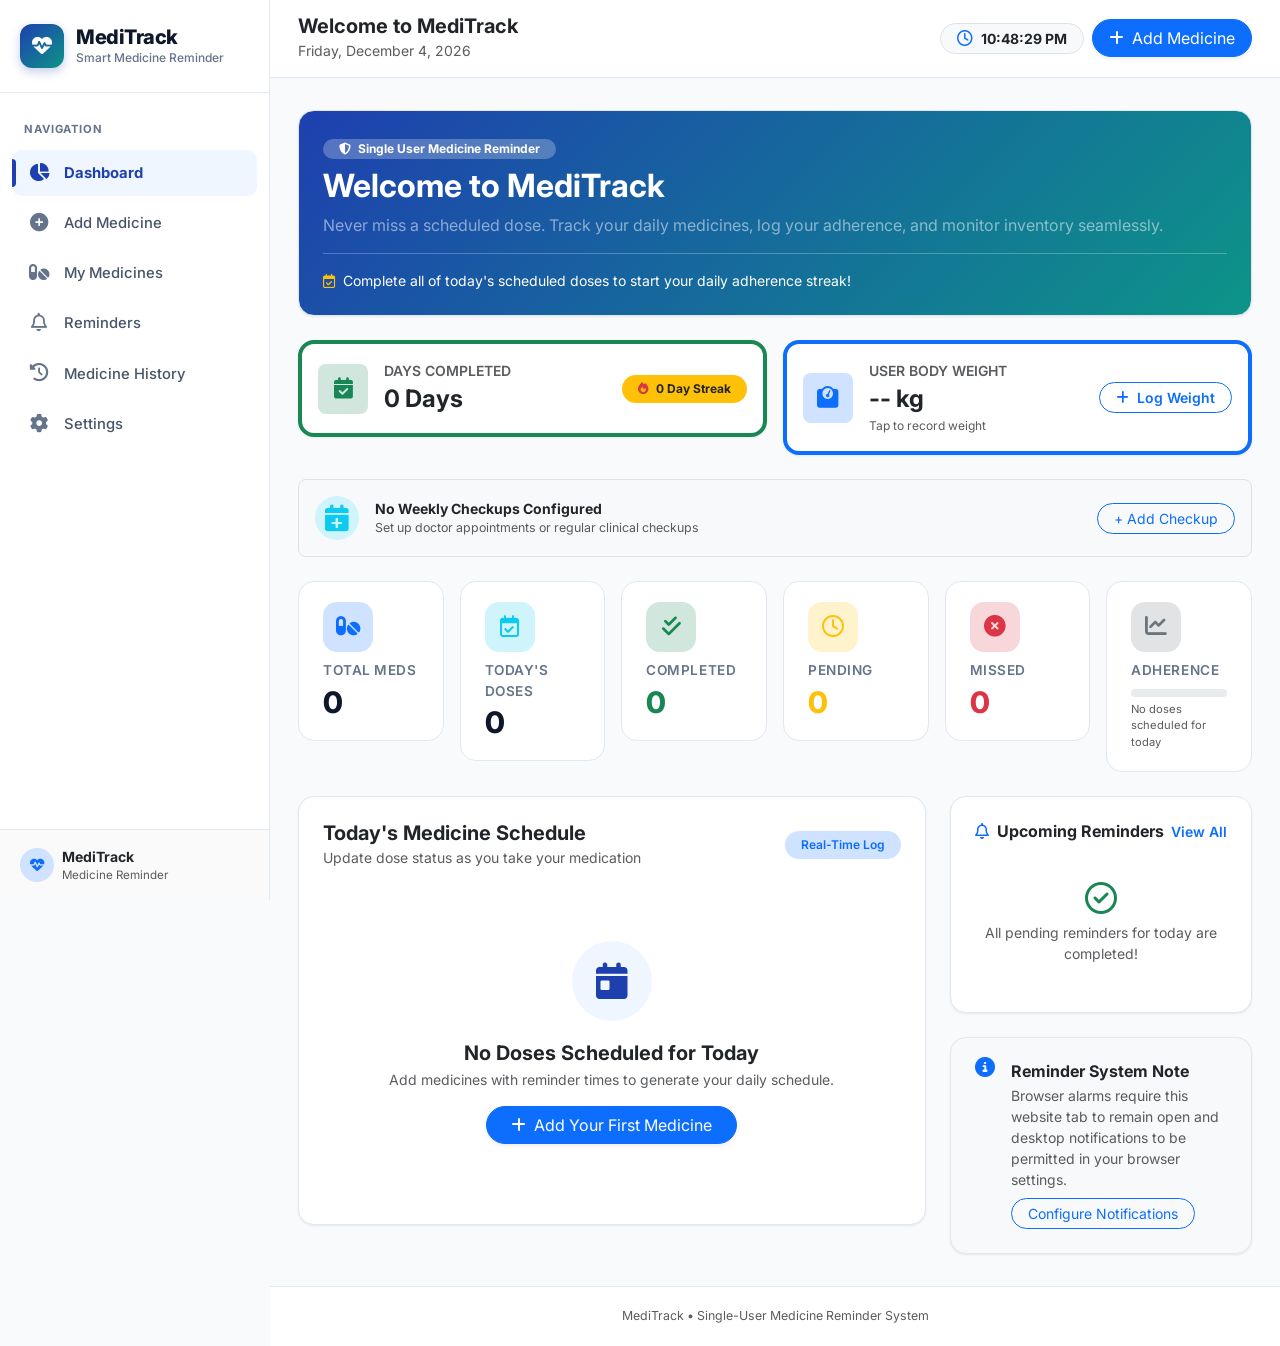
<file: index.html>
<!DOCTYPE html>
<html lang="en">
<head>
    <meta charset="UTF-8">
    <meta name="viewport" content="width=device-width, initial-scale=1.0">
    <title>MediTrack – Single User Medicine Reminder System</title>
    <!-- PWA & Mobile Meta Tags -->
    <link rel="manifest" href="manifest.json">
    <meta name="theme-color" content="#1e40af">
    <meta name="mobile-web-app-capable" content="yes">
    <meta name="apple-mobile-web-app-capable" content="yes">
    <meta name="apple-mobile-web-app-status-bar-style" content="black-translucent">
    <meta name="apple-mobile-web-app-title" content="MediTrack">
    <link rel="apple-touch-icon" href="assets/icons/apple-touch-icon.png">
    <link rel="icon" type="image/png" sizes="192x192" href="assets/icons/icon-192.png">
    <!-- Google Fonts: Inter -->
    <link rel="preconnect" href="https://fonts.googleapis.com">
    <link rel="preconnect" href="https://fonts.gstatic.com" crossorigin>
    <link href="https://fonts.googleapis.com/css2?family=Inter:wght@300;400;500;600;700;800&display=swap" rel="stylesheet">
    <!-- Bootstrap 5 CSS -->
    <link href="https://cdn.jsdelivr.net/npm/bootstrap@5.3.3/dist/css/bootstrap.min.css" rel="stylesheet">
    <!-- Font Awesome 6 Icons -->
    <link rel="stylesheet" href="https://cdnjs.cloudflare.com/ajax/libs/font-awesome/6.5.2/css/all.min.css">
    <!-- Custom Stylesheet -->
    <link rel="stylesheet" href="css/style.css">
</head>
<body>

<div class="app-wrapper">
    <!-- Mobile Sidebar Overlay -->
    <div class="sidebar-overlay" id="sidebar-overlay"></div>

    <!-- Navigation Sidebar -->
    <aside class="app-sidebar" id="app-sidebar">
        <a href="index.html" class="sidebar-brand">
            <div class="brand-icon">
                <i class="fas fa-heart-pulse"></i>
            </div>
            <div class="brand-text">
                <h1>MediTrack</h1>
                <p>Smart Medicine Reminder</p>
            </div>
        </a>

        <div class="sidebar-menu">
            <div class="nav-section-title">Navigation</div>
            <a href="index.html" class="nav-link-custom active">
                <i class="fas fa-chart-pie"></i>
                <span>Dashboard</span>
            </a>
            <a href="add-medicine.html" class="nav-link-custom">
                <i class="fas fa-plus-circle"></i>
                <span>Add Medicine</span>
            </a>
            <a href="medicines.html" class="nav-link-custom">
                <i class="fas fa-pills"></i>
                <span>My Medicines</span>
                <span class="badge bg-warning text-dark ms-auto rounded-pill" id="nav-stock-badge" style="display: none;">0</span>
            </a>
            <a href="reminders.html" class="nav-link-custom">
                <i class="far fa-bell"></i>
                <span>Reminders</span>
                <span class="badge bg-primary ms-auto rounded-pill" id="nav-pending-badge" style="display: none;">0</span>
            </a>
            <a href="history.html" class="nav-link-custom">
                <i class="fas fa-clock-rotate-left"></i>
                <span>Medicine History</span>
            </a>
            <a href="settings.html" class="nav-link-custom">
                <i class="fas fa-gear"></i>
                <span>Settings</span>
            </a>
        </div>

        <div class="sidebar-footer">
            <div class="d-flex align-items-center gap-2">
                <div class="stat-icon-wrapper bg-primary-subtle text-primary rounded-circle" style="width: 34px; height: 34px; font-size: 0.9rem;">
                    <i class="fas fa-heart-pulse"></i>
                </div>
                <div>
                    <div class="fw-bold small text-dark">MediTrack</div>
                    <div class="text-muted" style="font-size: 0.725rem;">Medicine Reminder</div>
                </div>
            </div>
        </div>
    </aside>

    <!-- Main Content Area -->
    <main class="app-main">
        <!-- Topbar -->
        <header class="app-topbar d-flex align-items-center justify-content-between">
            <div class="d-flex align-items-center gap-3">
                <button class="btn btn-outline-secondary d-lg-none" id="sidebar-toggle" aria-label="Toggle navigation">
                    <i class="fas fa-bars"></i>
                </button>
                <div>
                    <h5 class="fw-bold mb-0 text-dark">Welcome to MediTrack</h5>
                    <span class="text-muted small" id="header-live-date">Loading date...</span>
                </div>
            </div>

            <div class="d-flex align-items-center gap-2">
                <button type="button" class="btn btn-sm btn-install-pwa rounded-pill px-3" onclick="App.installPwa()" style="display: none;">
                    <i class="fas fa-download me-1"></i> <span class="d-none d-sm-inline">Install App</span>
                </button>
                <div class="d-none d-md-flex align-items-center gap-2 bg-light px-3 py-1 rounded-pill border">
                    <i class="far fa-clock text-primary"></i>
                    <span class="fw-bold text-dark small" id="header-live-time">--:--:--</span>
                </div>
                <a href="add-medicine.html" class="btn btn-primary rounded-pill px-3 shadow-sm">
                    <i class="fas fa-plus me-1"></i> <span class="d-none d-sm-inline">Add Medicine</span>
                </a>
            </div>
        </header>

        <!-- Page Body Content -->
        <div class="content-container">
            <!-- Low Stock / Expiry Alert Container -->
            <div id="dashboard-alerts-container" style="display: none;"></div>

            <!-- Welcome Banner & Quick Adherence Card -->
            <div class="card-custom p-4 mb-4" style="background: linear-gradient(135deg, #1e40af 0%, #0d9488 100%); color: #ffffff;">
                <div class="row align-items-center">
                    <div class="col-lg-12">
                        <span class="badge bg-white bg-opacity-25 text-white mb-2 px-3 py-1 rounded-pill">
                            <i class="fas fa-shield-halved me-1"></i> Single User Medicine Reminder
                        </span>
                        <h2 class="fw-bold mb-2">Welcome to MediTrack</h2>
                        <p class="mb-0 text-white-50">
                            Never miss a scheduled dose. Track your daily medicines, log your adherence, and monitor inventory seamlessly.
                        </p>
                    </div>
                </div>
                <!-- Days Completed & Streak Banner Strip -->
                <div class="mt-3 pt-3 border-top border-white border-opacity-25 d-flex align-items-center justify-content-between flex-wrap gap-2 small" id="dashboard-streak-banner-text">
                    <span>Loading adherence progress...</span>
                </div>
            </div>

            <!-- Health & Adherence Highlights: Days Completed & User Weight -->
            <div class="row g-3 mb-4">
                <div class="col-12 col-md-6">
                    <div class="card-custom p-3 d-flex align-items-center justify-content-between border-start border-4 border-success">
                        <div class="d-flex align-items-center gap-3">
                            <div class="stat-icon-wrapper bg-success-subtle text-success rounded-3">
                                <i class="fas fa-calendar-check"></i>
                            </div>
                            <div>
                                <div class="text-muted small fw-semibold text-uppercase">Days Completed</div>
                                <div class="fs-4 fw-bold text-dark mb-0" id="stat-days-completed">0 Days</div>
                            </div>
                        </div>
                        <div>
                            <span class="badge bg-warning text-dark px-3 py-2 rounded-pill fw-bold" id="stat-streak-badge">
                                <i class="fas fa-fire text-danger me-1"></i> 0 Day Streak
                            </span>
                        </div>
                    </div>
                </div>

                <div class="col-12 col-md-6">
                    <div class="card-custom p-3 d-flex align-items-center justify-content-between border-start border-4 border-primary">
                        <div class="d-flex align-items-center gap-3">
                            <div class="stat-icon-wrapper bg-primary-subtle text-primary rounded-3">
                                <i class="fas fa-weight-scale"></i>
                            </div>
                            <div>
                                <div class="text-muted small fw-semibold text-uppercase">User Body Weight</div>
                                <div class="fs-4 fw-bold text-dark mb-0" id="dash-weight-val">-- kg</div>
                                <div class="text-muted small" id="dash-weight-sub" style="font-size: 0.75rem;">Track your weight</div>
                            </div>
                        </div>
                        <div>
                            <button type="button" class="btn btn-sm btn-outline-primary rounded-pill px-3 fw-semibold" onclick="Dashboard.openWeightModal()">
                                <i class="fas fa-plus me-1"></i> Log Weight
                            </button>
                        </div>
                    </div>
                </div>
            </div>

            <!-- Weekly Doctor Checkup Alert Card -->
            <div id="dash-weekly-checkup-card" class="mb-4"></div>

            <!-- Dashboard Metric Stat Cards -->
            <div class="row g-3 mb-4">
                <div class="col-6 col-md-4 col-xl-2">
                    <div class="stat-card">
                        <div class="stat-icon-wrapper bg-primary-subtle text-primary mb-2">
                            <i class="fas fa-pills"></i>
                        </div>
                        <div class="stat-label">Total Meds</div>
                        <div class="stat-number" id="stat-total-medicines">0</div>
                    </div>
                </div>

                <div class="col-6 col-md-4 col-xl-2">
                    <div class="stat-card">
                        <div class="stat-icon-wrapper bg-info-subtle text-info mb-2">
                            <i class="far fa-calendar-check"></i>
                        </div>
                        <div class="stat-label">Today's Doses</div>
                        <div class="stat-number" id="stat-today-scheduled">0</div>
                    </div>
                </div>

                <div class="col-6 col-md-4 col-xl-2">
                    <div class="stat-card">
                        <div class="stat-icon-wrapper bg-success-subtle text-success mb-2">
                            <i class="fas fa-check-double"></i>
                        </div>
                        <div class="stat-label">Completed</div>
                        <div class="stat-number text-success" id="stat-today-completed">0</div>
                    </div>
                </div>

                <div class="col-6 col-md-4 col-xl-2">
                    <div class="stat-card">
                        <div class="stat-icon-wrapper bg-warning-subtle text-warning mb-2">
                            <i class="far fa-clock"></i>
                        </div>
                        <div class="stat-label">Pending</div>
                        <div class="stat-number text-warning" id="stat-today-pending">0</div>
                    </div>
                </div>

                <div class="col-6 col-md-4 col-xl-2">
                    <div class="stat-card">
                        <div class="stat-icon-wrapper bg-danger-subtle text-danger mb-2">
                            <i class="fas fa-circle-xmark"></i>
                        </div>
                        <div class="stat-label">Missed</div>
                        <div class="stat-number text-danger" id="stat-today-missed">0</div>
                    </div>
                </div>

                <div class="col-6 col-md-4 col-xl-2">
                    <div class="stat-card">
                        <div class="stat-icon-wrapper bg-secondary-subtle text-secondary mb-2">
                            <i class="fas fa-chart-line"></i>
                        </div>
                        <div class="stat-label">Adherence</div>
                        <div class="progress mt-2" style="height: 8px;">
                            <div class="progress-bar bg-success" id="dashboard-adherence-progress" role="progressbar" style="width: 0%"></div>
                        </div>
                        <div class="small text-muted mt-1" id="dashboard-adherence-text" style="font-size: 0.7rem;">0% today</div>
                    </div>
                </div>
            </div>

            <!-- Main Grid: Today's Schedule + Upcoming Reminders -->
            <div class="row g-4">
                <!-- Today's Medicine Schedule -->
                <div class="col-12 col-xl-8">
                    <div class="card-custom p-4">
                        <div class="d-flex align-items-center justify-content-between mb-3">
                            <div>
                                <h5 class="fw-bold text-dark mb-0">Today's Medicine Schedule</h5>
                                <span class="text-muted small">Update dose status as you take your medication</span>
                            </div>
                            <span class="badge bg-primary-subtle text-primary fw-semibold px-3 py-2 rounded-pill">
                                Real-Time Log
                            </span>
                        </div>

                        <!-- Schedule Items Container -->
                        <div id="today-schedule-list"></div>

                        <!-- Empty State if no doses scheduled today -->
                        <div id="today-schedule-empty" class="empty-state-box" style="display: none;">
                            <div class="empty-state-icon">
                                <i class="fas fa-calendar-day"></i>
                            </div>
                            <h5 class="fw-bold text-dark mb-1">No Doses Scheduled for Today</h5>
                            <p class="text-muted small mb-3">Add medicines with reminder times to generate your daily schedule.</p>
                            <a href="add-medicine.html" class="btn btn-primary rounded-pill px-4 shadow-sm">
                                <i class="fas fa-plus me-1"></i> Add Your First Medicine
                            </a>
                        </div>
                    </div>
                </div>

                <!-- Upcoming Reminders Widget & Browser Alert Info -->
                <div class="col-12 col-xl-4">
                    <!-- Upcoming Reminders Card -->
                    <div class="card-custom p-4 mb-4">
                        <div class="d-flex align-items-center justify-content-between mb-3">
                            <h6 class="fw-bold text-dark mb-0">
                                <i class="far fa-bell text-primary me-2"></i>Upcoming Reminders
                            </h6>
                            <a href="reminders.html" class="small fw-semibold text-primary text-decoration-none">View All</a>
                        </div>

                        <div id="upcoming-reminders-list"></div>

                        <div id="upcoming-reminders-empty" class="text-center py-4" style="display: none;">
                            <i class="far fa-circle-check text-success fa-2x mb-2"></i>
                            <p class="text-muted small mb-0">All pending reminders for today are completed!</p>
                        </div>
                    </div>

                    <!-- Browser Notification Advisory Banner -->
                    <div class="card-custom p-4 bg-light">
                        <div class="d-flex align-items-start gap-3">
                            <i class="fas fa-circle-info text-primary fa-lg mt-1"></i>
                            <div>
                                <h6 class="fw-bold text-dark mb-1">Reminder System Note</h6>
                                <p class="text-muted small mb-2">
                                    Browser alarms require this website tab to remain open and desktop notifications to be permitted in your browser settings.
                                </p>
                                <a href="settings.html" class="btn btn-sm btn-outline-primary rounded-pill px-3">
                                    Configure Notifications
                                </a>
                            </div>
                        </div>
                    </div>
                </div>
            </div>
        </div>

        <!-- Footer -->
        <footer class="app-footer text-center">
            <div class="container-fluid">
                <p class="mb-0 text-muted" style="font-size: 0.775rem;">
                    MediTrack &bull; Single-User Medicine Reminder System
                </p>
            </div>
        </footer>

        <!-- Mobile Bottom Navigation Bar -->
        <nav class="mobile-bottom-nav">
            <a href="index.html" class="bottom-nav-item active">
                <i class="fas fa-chart-pie"></i>
                <span>Home</span>
            </a>
            <a href="medicines.html" class="bottom-nav-item">
                <i class="fas fa-pills"></i>
                <span>Meds</span>
            </a>
            <a href="add-medicine.html" class="bottom-nav-item">
                <i class="fas fa-plus-circle text-primary" style="font-size: 1.5rem;"></i>
                <span>Add</span>
            </a>
            <a href="reminders.html" class="bottom-nav-item position-relative">
                <i class="far fa-bell"></i>
                <span class="badge bg-primary position-absolute top-0 end-0 rounded-pill" id="bottom-pending-badge" style="display: none; font-size: 0.6rem;">0</span>
                <span>Alerts</span>
            </a>
            <a href="history.html" class="bottom-nav-item">
                <i class="fas fa-clock-rotate-left"></i>
                <span>History</span>
            </a>
            <a href="settings.html" class="bottom-nav-item">
                <i class="fas fa-gear"></i>
                <span>Settings</span>
            </a>
        </nav>
    </main>
</div>

<!-- Bootstrap 5 Bundle JS -->
<script src="https://cdn.jsdelivr.net/npm/bootstrap@5.3.3/dist/js/bootstrap.bundle.min.js"></script>
<!-- Project JS Modules -->
<script src="js/storage.js"></script>
<script src="js/app.js"></script>
<script src="js/dashboard.js"></script>
</body>
</html>
</file>
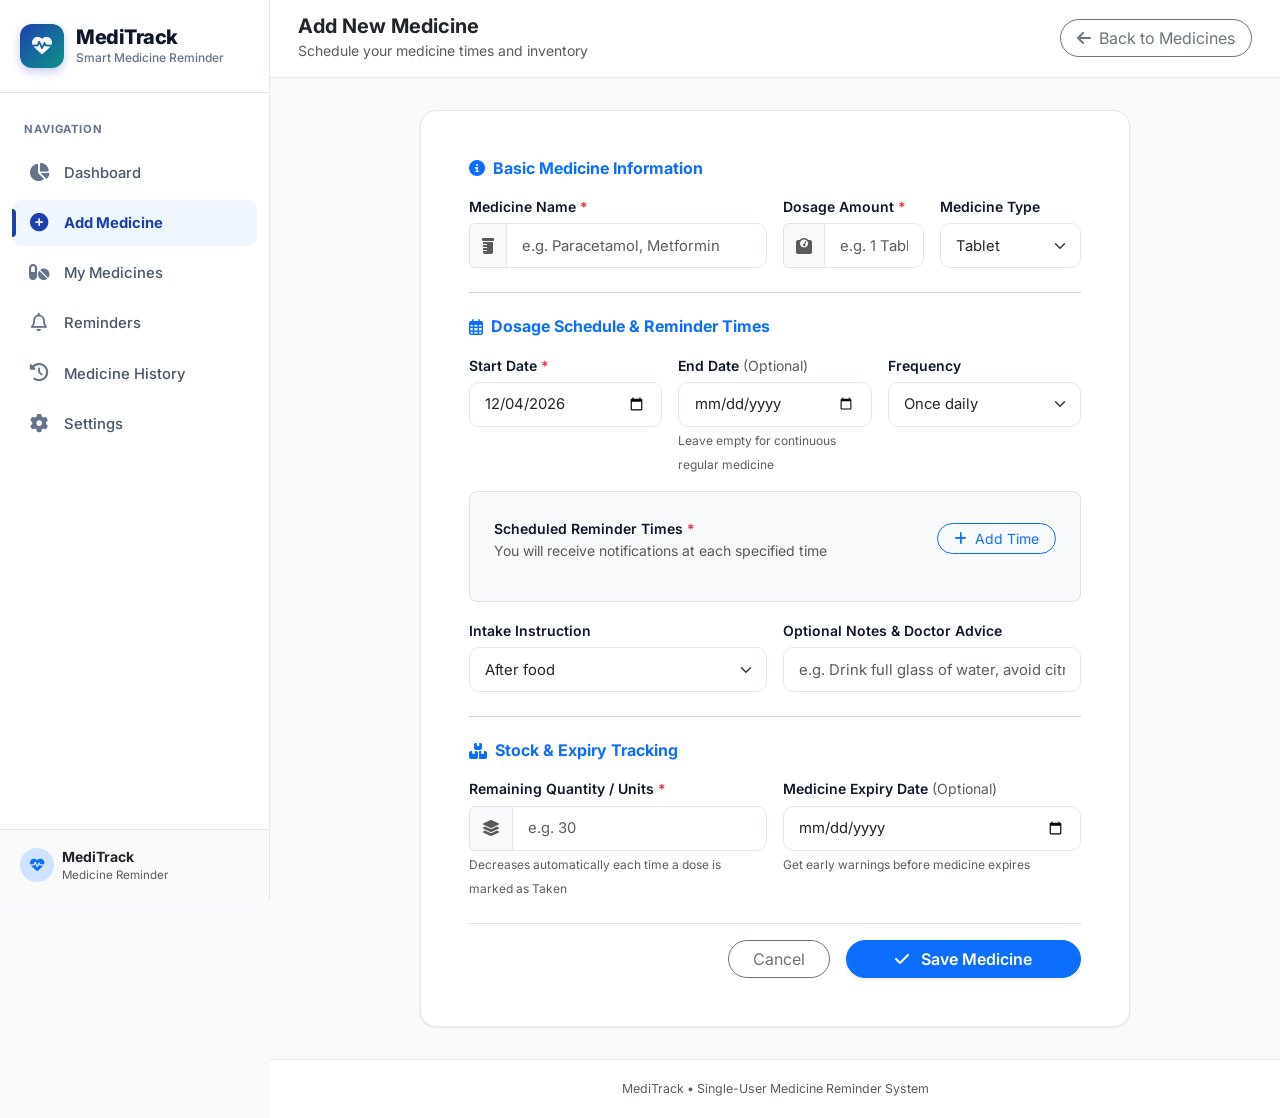
<file: add-medicine.html>
<!DOCTYPE html>
<html lang="en">
<head>
    <meta charset="UTF-8">
    <meta name="viewport" content="width=device-width, initial-scale=1.0">
    <title>Add Medicine – MediTrack</title>
    <!-- PWA & Mobile Meta Tags -->
    <link rel="manifest" href="manifest.json">
    <meta name="theme-color" content="#1e40af">
    <meta name="mobile-web-app-capable" content="yes">
    <meta name="apple-mobile-web-app-capable" content="yes">
    <meta name="apple-mobile-web-app-status-bar-style" content="black-translucent">
    <meta name="apple-mobile-web-app-title" content="MediTrack">
    <link rel="apple-touch-icon" href="assets/icons/apple-touch-icon.png">
    <link rel="icon" type="image/png" sizes="192x192" href="assets/icons/icon-192.png">
    <!-- Google Fonts: Inter -->
    <link rel="preconnect" href="https://fonts.googleapis.com">
    <link rel="preconnect" href="https://fonts.gstatic.com" crossorigin>
    <link href="https://fonts.googleapis.com/css2?family=Inter:wght@300;400;500;600;700;800&display=swap" rel="stylesheet">
    <!-- Bootstrap 5 CSS -->
    <link href="https://cdn.jsdelivr.net/npm/bootstrap@5.3.3/dist/css/bootstrap.min.css" rel="stylesheet">
    <!-- Font Awesome 6 Icons -->
    <link rel="stylesheet" href="https://cdnjs.cloudflare.com/ajax/libs/font-awesome/6.5.2/css/all.min.css">
    <!-- Custom Stylesheet -->
    <link rel="stylesheet" href="css/style.css">
</head>
<body>

<div class="app-wrapper">
    <!-- Mobile Sidebar Overlay -->
    <div class="sidebar-overlay" id="sidebar-overlay"></div>

    <!-- Navigation Sidebar -->
    <aside class="app-sidebar" id="app-sidebar">
        <a href="index.html" class="sidebar-brand">
            <div class="brand-icon">
                <i class="fas fa-heart-pulse"></i>
            </div>
            <div class="brand-text">
                <h1>MediTrack</h1>
                <p>Smart Medicine Reminder</p>
            </div>
        </a>

        <div class="sidebar-menu">
            <div class="nav-section-title">Navigation</div>
            <a href="index.html" class="nav-link-custom">
                <i class="fas fa-chart-pie"></i>
                <span>Dashboard</span>
            </a>
            <a href="add-medicine.html" class="nav-link-custom active">
                <i class="fas fa-plus-circle"></i>
                <span>Add Medicine</span>
            </a>
            <a href="medicines.html" class="nav-link-custom">
                <i class="fas fa-pills"></i>
                <span>My Medicines</span>
                <span class="badge bg-warning text-dark ms-auto rounded-pill" id="nav-stock-badge" style="display: none;">0</span>
            </a>
            <a href="reminders.html" class="nav-link-custom">
                <i class="far fa-bell"></i>
                <span>Reminders</span>
                <span class="badge bg-primary ms-auto rounded-pill" id="nav-pending-badge" style="display: none;">0</span>
            </a>
            <a href="history.html" class="nav-link-custom">
                <i class="fas fa-clock-rotate-left"></i>
                <span>Medicine History</span>
            </a>
            <a href="settings.html" class="nav-link-custom">
                <i class="fas fa-gear"></i>
                <span>Settings</span>
            </a>
        </div>

        <div class="sidebar-footer">
            <div class="d-flex align-items-center gap-2">
                <div class="stat-icon-wrapper bg-primary-subtle text-primary rounded-circle" style="width: 34px; height: 34px; font-size: 0.9rem;">
                    <i class="fas fa-heart-pulse"></i>
                </div>
                <div>
                    <div class="fw-bold small text-dark">MediTrack</div>
                    <div class="text-muted" style="font-size: 0.725rem;">Medicine Reminder</div>
                </div>
            </div>
        </div>
    </aside>

    <!-- Main Content Area -->
    <main class="app-main">
        <!-- Topbar -->
        <header class="app-topbar d-flex align-items-center justify-content-between">
            <div class="d-flex align-items-center gap-3">
                <button class="btn btn-outline-secondary d-lg-none" id="sidebar-toggle" aria-label="Toggle navigation">
                    <i class="fas fa-bars"></i>
                </button>
                <div>
                    <h5 class="fw-bold mb-0 text-dark" id="page-form-title">Add New Medicine</h5>
                    <span class="text-muted small" id="page-form-desc">Schedule your medicine times and inventory</span>
                </div>
            </div>

            <div class="d-flex align-items-center gap-2">
                <button type="button" class="btn btn-sm btn-install-pwa rounded-pill px-3" onclick="App.installPwa()" style="display: none;">
                    <i class="fas fa-download me-1"></i> <span class="d-none d-sm-inline">Install App</span>
                </button>
                <a href="medicines.html" class="btn btn-outline-secondary rounded-pill px-3">
                    <i class="fas fa-arrow-left me-1"></i> Back to Medicines
                </a>
            </div>
        </header>

        <!-- Content Body -->
        <div class="content-container">
            <div class="row justify-content-center">
                <div class="col-12 col-xl-9">
                    <div class="card-custom p-4 p-md-5">
                        <form id="medicine-form">
                            <!-- Section 1: Basic Information -->
                            <div class="mb-4">
                                <h6 class="fw-bold text-primary mb-3 d-flex align-items-center gap-2">
                                    <i class="fas fa-circle-info"></i> Basic Medicine Information
                                </h6>

                                <div class="row g-3">
                                    <div class="col-12 col-md-6">
                                        <label for="medicine_name" class="form-label-custom">Medicine Name <span class="text-danger">*</span></label>
                                        <div class="input-group">
                                            <span class="input-group-text bg-light"><i class="fas fa-prescription-bottle text-muted"></i></span>
                                            <input type="text" class="form-control form-control-custom" id="medicine_name" placeholder="e.g. Paracetamol, Metformin" required>
                                        </div>
                                    </div>

                                    <div class="col-12 col-md-3">
                                        <label for="dosage" class="form-label-custom">Dosage Amount <span class="text-danger">*</span></label>
                                        <div class="input-group">
                                            <span class="input-group-text bg-light"><i class="fas fa-weight-scale text-muted"></i></span>
                                            <input type="text" class="form-control form-control-custom" id="dosage" placeholder="e.g. 1 Tablet, 5 ml" required>
                                        </div>
                                    </div>

                                    <div class="col-12 col-md-3">
                                        <label for="medicine_type" class="form-label-custom">Medicine Type</label>
                                        <select class="form-select form-select-custom" id="medicine_type">
                                            <option value="Tablet" selected>Tablet</option>
                                            <option value="Capsule">Capsule</option>
                                            <option value="Syrup">Syrup</option>
                                            <option value="Injection">Injection</option>
                                            <option value="Drops">Drops</option>
                                            <option value="Inhaler">Inhaler</option>
                                            <option value="Other">Other</option>
                                        </select>
                                    </div>
                                </div>
                            </div>

                            <hr class="my-4 text-muted opacity-25">

                            <!-- Section 2: Schedule & Reminders -->
                            <div class="mb-4">
                                <h6 class="fw-bold text-primary mb-3 d-flex align-items-center gap-2">
                                    <i class="far fa-calendar-alt"></i> Dosage Schedule & Reminder Times
                                </h6>

                                <div class="row g-3 mb-3">
                                    <div class="col-12 col-md-4">
                                        <label for="start_date" class="form-label-custom">Start Date <span class="text-danger">*</span></label>
                                        <input type="date" class="form-control form-control-custom" id="start_date" required>
                                    </div>

                                    <div class="col-12 col-md-4">
                                        <label for="end_date" class="form-label-custom">End Date <span class="text-muted fw-normal">(Optional)</span></label>
                                        <input type="date" class="form-control form-control-custom" id="end_date">
                                        <small class="text-muted" style="font-size: 0.75rem;">Leave empty for continuous regular medicine</small>
                                    </div>

                                    <div class="col-12 col-md-4">
                                        <label for="frequency" class="form-label-custom">Frequency</label>
                                        <select class="form-select form-select-custom" id="frequency">
                                            <option value="Once daily" selected>Once daily</option>
                                            <option value="Twice daily">Twice daily</option>
                                            <option value="Three times daily">Three times daily</option>
                                            <option value="Custom">Custom</option>
                                        </select>
                                    </div>
                                </div>

                                <!-- Dynamic Reminder Times List -->
                                <div class="bg-light p-3 p-md-4 rounded-3 border mb-3">
                                    <div class="d-flex align-items-center justify-content-between mb-2">
                                        <div>
                                            <label class="form-label-custom mb-0">Scheduled Reminder Times <span class="text-danger">*</span></label>
                                            <div class="text-muted small">You will receive notifications at each specified time</div>
                                        </div>
                                        <button type="button" class="btn btn-sm btn-outline-primary rounded-pill px-3" id="btn-add-time">
                                            <i class="fas fa-plus me-1"></i> Add Time
                                        </button>
                                    </div>

                                    <div id="reminder-times-container" class="mt-3">
                                        <!-- Dynamic inputs injected by JS -->
                                    </div>
                                </div>

                                <div class="row g-3">
                                    <div class="col-12 col-md-6">
                                        <label for="instructions" class="form-label-custom">Intake Instruction</label>
                                        <select class="form-select form-select-custom" id="instructions">
                                            <option value="After food" selected>After food</option>
                                            <option value="Before food">Before food</option>
                                            <option value="With food">With food</option>
                                            <option value="Empty stomach">Empty stomach</option>
                                            <option value="Bedtime">Bedtime</option>
                                            <option value="Other">Other</option>
                                        </select>
                                    </div>

                                    <div class="col-12 col-md-6">
                                        <label for="notes" class="form-label-custom">Optional Notes & Doctor Advice</label>
                                        <input type="text" class="form-control form-control-custom" id="notes" placeholder="e.g. Drink full glass of water, avoid citrus">
                                    </div>
                                </div>
                            </div>

                            <hr class="my-4 text-muted opacity-25">

                            <!-- Section 3: Inventory & Expiry Tracking -->
                            <div class="mb-4">
                                <h6 class="fw-bold text-primary mb-3 d-flex align-items-center gap-2">
                                    <i class="fas fa-boxes-stacked"></i> Stock & Expiry Tracking
                                </h6>

                                <div class="row g-3">
                                    <div class="col-12 col-md-6">
                                        <label for="remaining_quantity" class="form-label-custom">Remaining Quantity / Units <span class="text-danger">*</span></label>
                                        <div class="input-group">
                                            <span class="input-group-text bg-light"><i class="fas fa-layer-group text-muted"></i></span>
                                            <input type="number" class="form-control form-control-custom" id="remaining_quantity" placeholder="e.g. 30" min="0" required>
                                        </div>
                                        <small class="text-muted" style="font-size: 0.75rem;">Decreases automatically each time a dose is marked as Taken</small>
                                    </div>

                                    <div class="col-12 col-md-6">
                                        <label for="expiry_date" class="form-label-custom">Medicine Expiry Date <span class="text-muted fw-normal">(Optional)</span></label>
                                        <input type="date" class="form-control form-control-custom" id="expiry_date">
                                        <small class="text-muted" style="font-size: 0.75rem;">Get early warnings before medicine expires</small>
                                    </div>
                                </div>
                            </div>

                            <!-- Action Buttons -->
                            <div class="d-flex align-items-center justify-content-end gap-3 pt-3 border-top">
                                <a href="medicines.html" class="btn btn-outline-secondary rounded-pill px-4">Cancel</a>
                                <button type="submit" class="btn btn-primary rounded-pill px-5 shadow-sm fw-semibold" id="btn-submit-form">
                                    <i class="fas fa-check me-2"></i> Save Medicine
                                </button>
                            </div>
                        </form>
                    </div>
                </div>
            </div>
        </div>

        <!-- Footer -->
        <footer class="app-footer text-center">
            <div class="container-fluid">
                <p class="mb-0 text-muted" style="font-size: 0.775rem;">
                    MediTrack &bull; Single-User Medicine Reminder System
                </p>
            </div>
        </footer>

        <!-- Mobile Bottom Navigation Bar -->
        <nav class="mobile-bottom-nav">
            <a href="index.html" class="bottom-nav-item">
                <i class="fas fa-chart-pie"></i>
                <span>Home</span>
            </a>
            <a href="medicines.html" class="bottom-nav-item">
                <i class="fas fa-pills"></i>
                <span>Meds</span>
            </a>
            <a href="add-medicine.html" class="bottom-nav-item active">
                <i class="fas fa-plus-circle text-primary" style="font-size: 1.5rem;"></i>
                <span>Add</span>
            </a>
            <a href="reminders.html" class="bottom-nav-item position-relative">
                <i class="far fa-bell"></i>
                <span class="badge bg-primary position-absolute top-0 end-0 rounded-pill" id="bottom-pending-badge" style="display: none; font-size: 0.6rem;">0</span>
                <span>Alerts</span>
            </a>
            <a href="history.html" class="bottom-nav-item">
                <i class="fas fa-clock-rotate-left"></i>
                <span>History</span>
            </a>
            <a href="settings.html" class="bottom-nav-item">
                <i class="fas fa-gear"></i>
                <span>Settings</span>
            </a>
        </nav>
    </main>
</div>

<!-- Bootstrap 5 Bundle JS -->
<script src="https://cdn.jsdelivr.net/npm/bootstrap@5.3.3/dist/js/bootstrap.bundle.min.js"></script>
<!-- Project JS Modules -->
<script src="js/storage.js"></script>
<script src="js/app.js"></script>
<script src="js/medicines.js"></script>
</body>
</html>
</file>
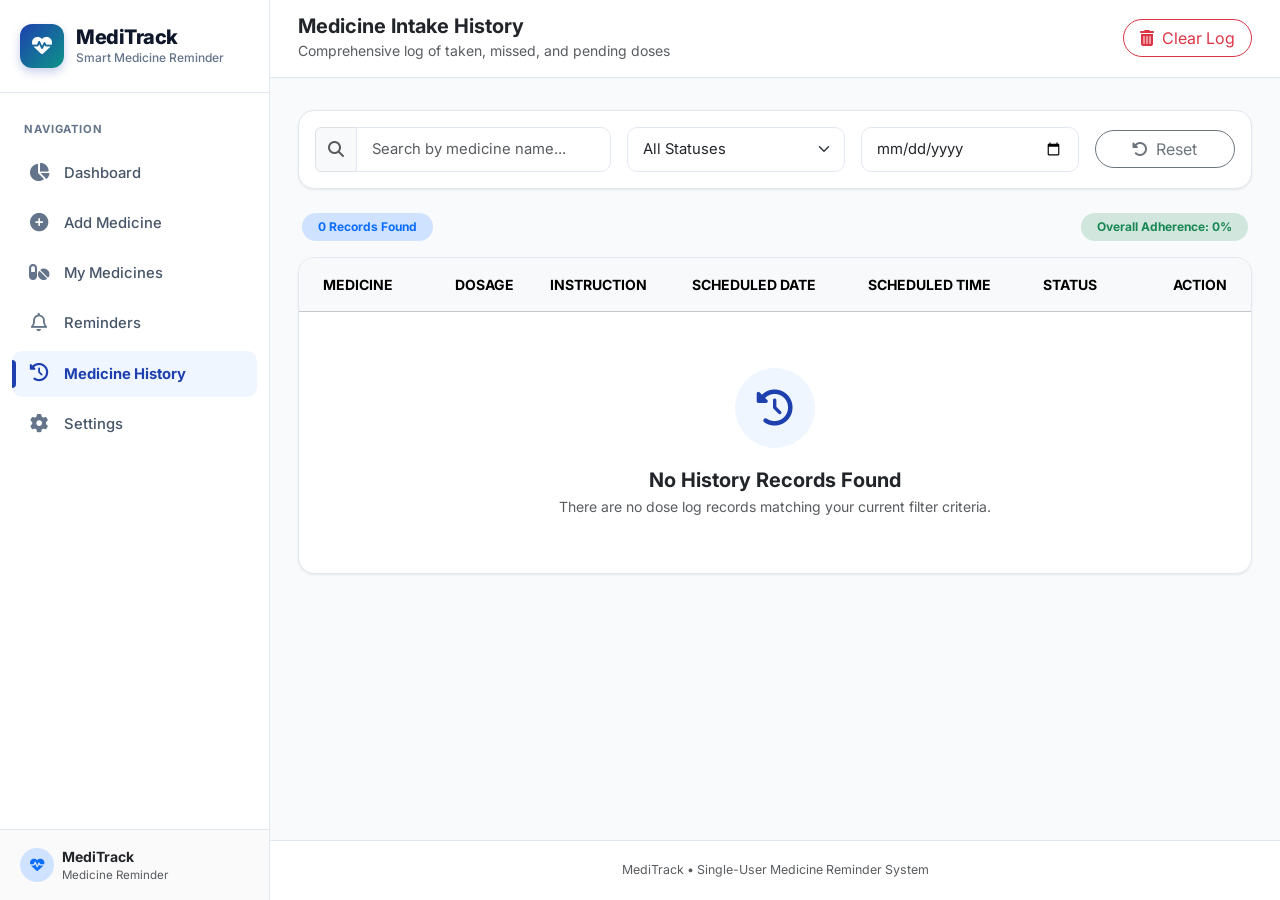
<file: history.html>
<!DOCTYPE html>
<html lang="en">
<head>
    <meta charset="UTF-8">
    <meta name="viewport" content="width=device-width, initial-scale=1.0">
    <title>Medicine History – MediTrack</title>
    <!-- PWA & Mobile Meta Tags -->
    <link rel="manifest" href="manifest.json">
    <meta name="theme-color" content="#1e40af">
    <meta name="mobile-web-app-capable" content="yes">
    <meta name="apple-mobile-web-app-capable" content="yes">
    <meta name="apple-mobile-web-app-status-bar-style" content="black-translucent">
    <meta name="apple-mobile-web-app-title" content="MediTrack">
    <link rel="apple-touch-icon" href="assets/icons/apple-touch-icon.png">
    <link rel="icon" type="image/png" sizes="192x192" href="assets/icons/icon-192.png">
    <!-- Google Fonts: Inter -->
    <link rel="preconnect" href="https://fonts.googleapis.com">
    <link rel="preconnect" href="https://fonts.gstatic.com" crossorigin>
    <link href="https://fonts.googleapis.com/css2?family=Inter:wght@300;400;500;600;700;800&display=swap" rel="stylesheet">
    <!-- Bootstrap 5 CSS -->
    <link href="https://cdn.jsdelivr.net/npm/bootstrap@5.3.3/dist/css/bootstrap.min.css" rel="stylesheet">
    <!-- Font Awesome 6 Icons -->
    <link rel="stylesheet" href="https://cdnjs.cloudflare.com/ajax/libs/font-awesome/6.5.2/css/all.min.css">
    <!-- Custom Stylesheet -->
    <link rel="stylesheet" href="css/style.css">
</head>
<body>

<div class="app-wrapper">
    <!-- Mobile Sidebar Overlay -->
    <div class="sidebar-overlay" id="sidebar-overlay"></div>

    <!-- Navigation Sidebar -->
    <aside class="app-sidebar" id="app-sidebar">
        <a href="index.html" class="sidebar-brand">
            <div class="brand-icon">
                <i class="fas fa-heart-pulse"></i>
            </div>
            <div class="brand-text">
                <h1>MediTrack</h1>
                <p>Smart Medicine Reminder</p>
            </div>
        </a>

        <div class="sidebar-menu">
            <div class="nav-section-title">Navigation</div>
            <a href="index.html" class="nav-link-custom">
                <i class="fas fa-chart-pie"></i>
                <span>Dashboard</span>
            </a>
            <a href="add-medicine.html" class="nav-link-custom">
                <i class="fas fa-plus-circle"></i>
                <span>Add Medicine</span>
            </a>
            <a href="medicines.html" class="nav-link-custom">
                <i class="fas fa-pills"></i>
                <span>My Medicines</span>
                <span class="badge bg-warning text-dark ms-auto rounded-pill" id="nav-stock-badge" style="display: none;">0</span>
            </a>
            <a href="reminders.html" class="nav-link-custom">
                <i class="far fa-bell"></i>
                <span>Reminders</span>
                <span class="badge bg-primary ms-auto rounded-pill" id="nav-pending-badge" style="display: none;">0</span>
            </a>
            <a href="history.html" class="nav-link-custom active">
                <i class="fas fa-clock-rotate-left"></i>
                <span>Medicine History</span>
            </a>
            <a href="settings.html" class="nav-link-custom">
                <i class="fas fa-gear"></i>
                <span>Settings</span>
            </a>
        </div>

        <div class="sidebar-footer">
            <div class="d-flex align-items-center gap-2">
                <div class="stat-icon-wrapper bg-primary-subtle text-primary rounded-circle" style="width: 34px; height: 34px; font-size: 0.9rem;">
                    <i class="fas fa-heart-pulse"></i>
                </div>
                <div>
                    <div class="fw-bold small text-dark">MediTrack</div>
                    <div class="text-muted" style="font-size: 0.725rem;">Medicine Reminder</div>
                </div>
            </div>
        </div>
    </aside>

    <!-- Main Content Area -->
    <main class="app-main">
        <!-- Topbar -->
        <header class="app-topbar d-flex align-items-center justify-content-between">
            <div class="d-flex align-items-center gap-3">
                <button class="btn btn-outline-secondary d-lg-none" id="sidebar-toggle" aria-label="Toggle navigation">
                    <i class="fas fa-bars"></i>
                </button>
                <div>
                    <h5 class="fw-bold mb-0 text-dark">Medicine Intake History</h5>
                    <span class="text-muted small">Comprehensive log of taken, missed, and pending doses</span>
                </div>
            </div>

            <div class="d-flex align-items-center gap-2">
                <button type="button" class="btn btn-sm btn-install-pwa rounded-pill px-3" onclick="App.installPwa()" style="display: none;">
                    <i class="fas fa-download me-1"></i> <span class="d-none d-sm-inline">Install App</span>
                </button>
                <button type="button" class="btn btn-outline-danger rounded-pill px-3" id="btn-clear-history">
                    <i class="fas fa-trash-can me-1"></i> Clear Log
                </button>
            </div>
        </header>

        <!-- Content Body -->
        <div class="content-container">
            <!-- Filter Bar -->
            <div class="card-custom p-3 mb-4">
                <div class="row g-3 align-items-center">
                    <div class="col-12 col-md-4">
                        <div class="input-group">
                            <span class="input-group-text bg-light"><i class="fas fa-magnifying-glass text-muted"></i></span>
                            <input type="text" class="form-control form-control-custom" id="history-search" placeholder="Search by medicine name...">
                        </div>
                    </div>

                    <div class="col-6 col-md-3">
                        <select class="form-select form-select-custom" id="history-status-filter">
                            <option value="All" selected>All Statuses</option>
                            <option value="Taken">Taken</option>
                            <option value="Missed">Missed</option>
                            <option value="Pending">Pending</option>
                        </select>
                    </div>

                    <div class="col-6 col-md-3">
                        <input type="date" class="form-control form-control-custom" id="history-date-filter" placeholder="Filter by date">
                    </div>

                    <div class="col-12 col-md-2 text-md-end">
                        <button type="button" class="btn btn-outline-secondary rounded-pill w-100" id="btn-reset-filters">
                            <i class="fas fa-rotate-left me-1"></i> Reset
                        </button>
                    </div>
                </div>
            </div>

            <!-- Stats strip -->
            <div class="d-flex align-items-center justify-content-between mb-3 px-1 flex-wrap gap-2">
                <span class="badge bg-primary-subtle text-primary px-3 py-2 rounded-pill fw-bold" id="history-count-badge">
                    0 Records Found
                </span>
                <span class="badge bg-success-subtle text-success px-3 py-2 rounded-pill fw-bold" id="history-adherence-badge">
                    Overall Adherence: 0%
                </span>
            </div>

            <!-- History Table -->
            <div class="card-custom overflow-hidden">
                <div class="table-responsive">
                    <table class="table table-hover align-middle mb-0">
                        <thead class="table-light text-muted small text-uppercase">
                            <tr>
                                <th class="py-3 px-4">Medicine</th>
                                <th class="py-3">Dosage</th>
                                <th class="py-3">Instruction</th>
                                <th class="py-3">Scheduled Date</th>
                                <th class="py-3">Scheduled Time</th>
                                <th class="py-3">Status</th>
                                <th class="py-3 px-4 text-end">Action</th>
                            </tr>
                        </thead>
                        <tbody id="history-table-body">
                            <!-- Injected by JS -->
                        </tbody>
                    </table>
                </div>

                <!-- Empty State -->
                <div id="history-empty-state" class="empty-state-box" style="display: none;">
                    <div class="empty-state-icon">
                        <i class="fas fa-clock-rotate-left"></i>
                    </div>
                    <h5 class="fw-bold text-dark mb-1">No History Records Found</h5>
                    <p class="text-muted small mb-0">There are no dose log records matching your current filter criteria.</p>
                </div>
            </div>
        </div>

        <!-- Footer -->
        <footer class="app-footer text-center">
            <div class="container-fluid">
                <p class="mb-0 text-muted" style="font-size: 0.775rem;">
                    MediTrack &bull; Single-User Medicine Reminder System
                </p>
            </div>
        </footer>

        <!-- Mobile Bottom Navigation Bar -->
        <nav class="mobile-bottom-nav">
            <a href="index.html" class="bottom-nav-item">
                <i class="fas fa-chart-pie"></i>
                <span>Home</span>
            </a>
            <a href="medicines.html" class="bottom-nav-item">
                <i class="fas fa-pills"></i>
                <span>Meds</span>
            </a>
            <a href="add-medicine.html" class="bottom-nav-item">
                <i class="fas fa-plus-circle text-primary" style="font-size: 1.5rem;"></i>
                <span>Add</span>
            </a>
            <a href="reminders.html" class="bottom-nav-item position-relative">
                <i class="far fa-bell"></i>
                <span class="badge bg-primary position-absolute top-0 end-0 rounded-pill" id="bottom-pending-badge" style="display: none; font-size: 0.6rem;">0</span>
                <span>Alerts</span>
            </a>
            <a href="history.html" class="bottom-nav-item active">
                <i class="fas fa-clock-rotate-left"></i>
                <span>History</span>
            </a>
            <a href="settings.html" class="bottom-nav-item">
                <i class="fas fa-gear"></i>
                <span>Settings</span>
            </a>
        </nav>
    </main>
</div>

<!-- Bootstrap 5 Bundle JS -->
<script src="https://cdn.jsdelivr.net/npm/bootstrap@5.3.3/dist/js/bootstrap.bundle.min.js"></script>
<!-- Project JS Modules -->
<script src="js/storage.js"></script>
<script src="js/app.js"></script>
<script src="js/history.js"></script>
</body>
</html>
</file>
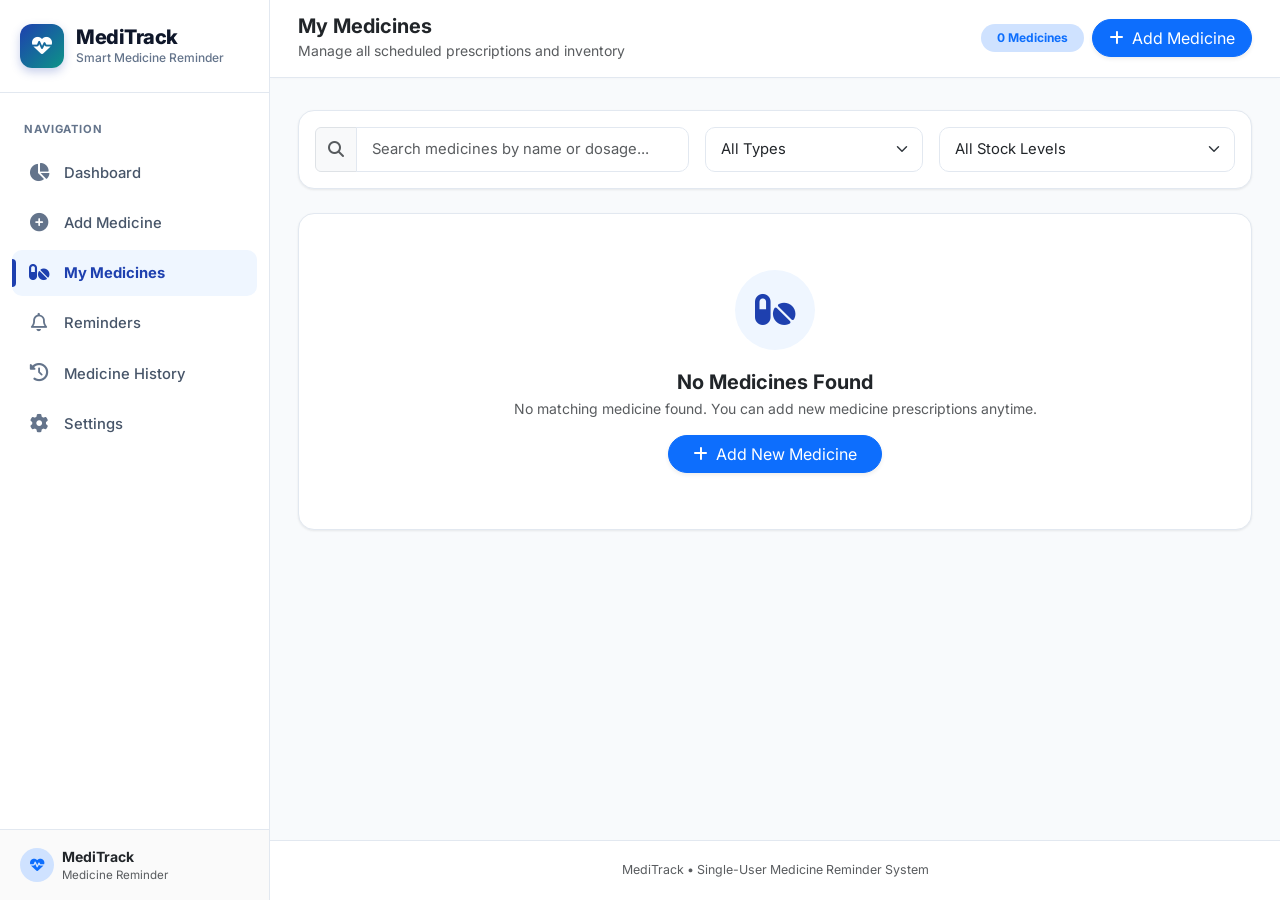
<file: medicines.html>
<!DOCTYPE html>
<html lang="en">
<head>
    <meta charset="UTF-8">
    <meta name="viewport" content="width=device-width, initial-scale=1.0">
    <title>My Medicines – MediTrack</title>
    <!-- PWA & Mobile Meta Tags -->
    <link rel="manifest" href="manifest.json">
    <meta name="theme-color" content="#1e40af">
    <meta name="mobile-web-app-capable" content="yes">
    <meta name="apple-mobile-web-app-capable" content="yes">
    <meta name="apple-mobile-web-app-status-bar-style" content="black-translucent">
    <meta name="apple-mobile-web-app-title" content="MediTrack">
    <link rel="apple-touch-icon" href="assets/icons/apple-touch-icon.png">
    <link rel="icon" type="image/png" sizes="192x192" href="assets/icons/icon-192.png">
    <!-- Google Fonts: Inter -->
    <link rel="preconnect" href="https://fonts.googleapis.com">
    <link rel="preconnect" href="https://fonts.gstatic.com" crossorigin>
    <link href="https://fonts.googleapis.com/css2?family=Inter:wght@300;400;500;600;700;800&display=swap" rel="stylesheet">
    <!-- Bootstrap 5 CSS -->
    <link href="https://cdn.jsdelivr.net/npm/bootstrap@5.3.3/dist/css/bootstrap.min.css" rel="stylesheet">
    <!-- Font Awesome 6 Icons -->
    <link rel="stylesheet" href="https://cdnjs.cloudflare.com/ajax/libs/font-awesome/6.5.2/css/all.min.css">
    <!-- Custom Stylesheet -->
    <link rel="stylesheet" href="css/style.css">
</head>
<body>

<div class="app-wrapper">
    <!-- Mobile Sidebar Overlay -->
    <div class="sidebar-overlay" id="sidebar-overlay"></div>

    <!-- Navigation Sidebar -->
    <aside class="app-sidebar" id="app-sidebar">
        <a href="index.html" class="sidebar-brand">
            <div class="brand-icon">
                <i class="fas fa-heart-pulse"></i>
            </div>
            <div class="brand-text">
                <h1>MediTrack</h1>
                <p>Smart Medicine Reminder</p>
            </div>
        </a>

        <div class="sidebar-menu">
            <div class="nav-section-title">Navigation</div>
            <a href="index.html" class="nav-link-custom">
                <i class="fas fa-chart-pie"></i>
                <span>Dashboard</span>
            </a>
            <a href="add-medicine.html" class="nav-link-custom">
                <i class="fas fa-plus-circle"></i>
                <span>Add Medicine</span>
            </a>
            <a href="medicines.html" class="nav-link-custom active">
                <i class="fas fa-pills"></i>
                <span>My Medicines</span>
                <span class="badge bg-warning text-dark ms-auto rounded-pill" id="nav-stock-badge" style="display: none;">0</span>
            </a>
            <a href="reminders.html" class="nav-link-custom">
                <i class="far fa-bell"></i>
                <span>Reminders</span>
                <span class="badge bg-primary ms-auto rounded-pill" id="nav-pending-badge" style="display: none;">0</span>
            </a>
            <a href="history.html" class="nav-link-custom">
                <i class="fas fa-clock-rotate-left"></i>
                <span>Medicine History</span>
            </a>
            <a href="settings.html" class="nav-link-custom">
                <i class="fas fa-gear"></i>
                <span>Settings</span>
            </a>
        </div>

        <div class="sidebar-footer">
            <div class="d-flex align-items-center gap-2">
                <div class="stat-icon-wrapper bg-primary-subtle text-primary rounded-circle" style="width: 34px; height: 34px; font-size: 0.9rem;">
                    <i class="fas fa-heart-pulse"></i>
                </div>
                <div>
                    <div class="fw-bold small text-dark">MediTrack</div>
                    <div class="text-muted" style="font-size: 0.725rem;">Medicine Reminder</div>
                </div>
            </div>
        </div>
    </aside>

    <!-- Main Content Area -->
    <main class="app-main">
        <!-- Topbar -->
        <header class="app-topbar d-flex align-items-center justify-content-between">
            <div class="d-flex align-items-center gap-3">
                <button class="btn btn-outline-secondary d-lg-none" id="sidebar-toggle" aria-label="Toggle navigation">
                    <i class="fas fa-bars"></i>
                </button>
                <div>
                    <h5 class="fw-bold mb-0 text-dark">My Medicines</h5>
                    <span class="text-muted small">Manage all scheduled prescriptions and inventory</span>
                </div>
            </div>

            <div class="d-flex align-items-center gap-2">
                <button type="button" class="btn btn-sm btn-install-pwa rounded-pill px-3" onclick="App.installPwa()" style="display: none;">
                    <i class="fas fa-download me-1"></i> <span class="d-none d-sm-inline">Install App</span>
                </button>
                <span class="badge bg-primary-subtle text-primary px-3 py-2 rounded-pill fw-bold" id="medicines-count-badge">
                    0 Medicines
                </span>
                <a href="add-medicine.html" class="btn btn-primary rounded-pill px-3 shadow-sm">
                    <i class="fas fa-plus me-1"></i> <span class="d-none d-sm-inline">Add Medicine</span>
                </a>
            </div>
        </header>

        <!-- Content Body -->
        <div class="content-container">
            <!-- Search & Filter Controls -->
            <div class="card-custom p-3 mb-4">
                <div class="row g-3 align-items-center">
                    <div class="col-12 col-md-5">
                        <div class="input-group">
                            <span class="input-group-text bg-light"><i class="fas fa-magnifying-glass text-muted"></i></span>
                            <input type="text" class="form-control form-control-custom" id="medicine-search" placeholder="Search medicines by name or dosage...">
                        </div>
                    </div>

                    <div class="col-6 col-md-3">
                        <select class="form-select form-select-custom" id="filter-type">
                            <option value="All" selected>All Types</option>
                            <option value="Tablet">Tablet</option>
                            <option value="Capsule">Capsule</option>
                            <option value="Syrup">Syrup</option>
                            <option value="Injection">Injection</option>
                            <option value="Drops">Drops</option>
                            <option value="Inhaler">Inhaler</option>
                            <option value="Other">Other</option>
                        </select>
                    </div>

                    <div class="col-6 col-md-4">
                        <select class="form-select form-select-custom" id="filter-stock">
                            <option value="All" selected>All Stock Levels</option>
                            <option value="Low">Low Stock Only</option>
                            <option value="Available">Sufficient Stock Only</option>
                        </select>
                    </div>
                </div>
            </div>

            <!-- Medicines Grid Container -->
            <div class="row" id="medicines-grid-container">
                <!-- Dynamically populated by JS -->
            </div>

            <!-- Empty State -->
            <div id="medicines-empty-state" class="empty-state-box card-custom" style="display: none;">
                <div class="empty-state-icon">
                    <i class="fas fa-pills"></i>
                </div>
                <h5 class="fw-bold text-dark mb-1">No Medicines Found</h5>
                <p class="text-muted small mb-3">No matching medicine found. You can add new medicine prescriptions anytime.</p>
                <a href="add-medicine.html" class="btn btn-primary rounded-pill px-4 shadow-sm">
                    <i class="fas fa-plus me-1"></i> Add New Medicine
                </a>
            </div>
        </div>

        <!-- Footer -->
        <footer class="app-footer text-center">
            <div class="container-fluid">
                <p class="mb-0 text-muted" style="font-size: 0.775rem;">
                    MediTrack &bull; Single-User Medicine Reminder System
                </p>
            </div>
        </footer>

        <!-- Mobile Bottom Navigation Bar -->
        <nav class="mobile-bottom-nav">
            <a href="index.html" class="bottom-nav-item">
                <i class="fas fa-chart-pie"></i>
                <span>Home</span>
            </a>
            <a href="medicines.html" class="bottom-nav-item active">
                <i class="fas fa-pills"></i>
                <span>Meds</span>
            </a>
            <a href="add-medicine.html" class="bottom-nav-item">
                <i class="fas fa-plus-circle text-primary" style="font-size: 1.5rem;"></i>
                <span>Add</span>
            </a>
            <a href="reminders.html" class="bottom-nav-item position-relative">
                <i class="far fa-bell"></i>
                <span class="badge bg-primary position-absolute top-0 end-0 rounded-pill" id="bottom-pending-badge" style="display: none; font-size: 0.6rem;">0</span>
                <span>Alerts</span>
            </a>
            <a href="history.html" class="bottom-nav-item">
                <i class="fas fa-clock-rotate-left"></i>
                <span>History</span>
            </a>
            <a href="settings.html" class="bottom-nav-item">
                <i class="fas fa-gear"></i>
                <span>Settings</span>
            </a>
        </nav>
    </main>
</div>

<!-- Bootstrap 5 Bundle JS -->
<script src="https://cdn.jsdelivr.net/npm/bootstrap@5.3.3/dist/js/bootstrap.bundle.min.js"></script>
<!-- Project JS Modules -->
<script src="js/storage.js"></script>
<script src="js/app.js"></script>
<script src="js/medicines.js"></script>
</body>
</html>
</file>
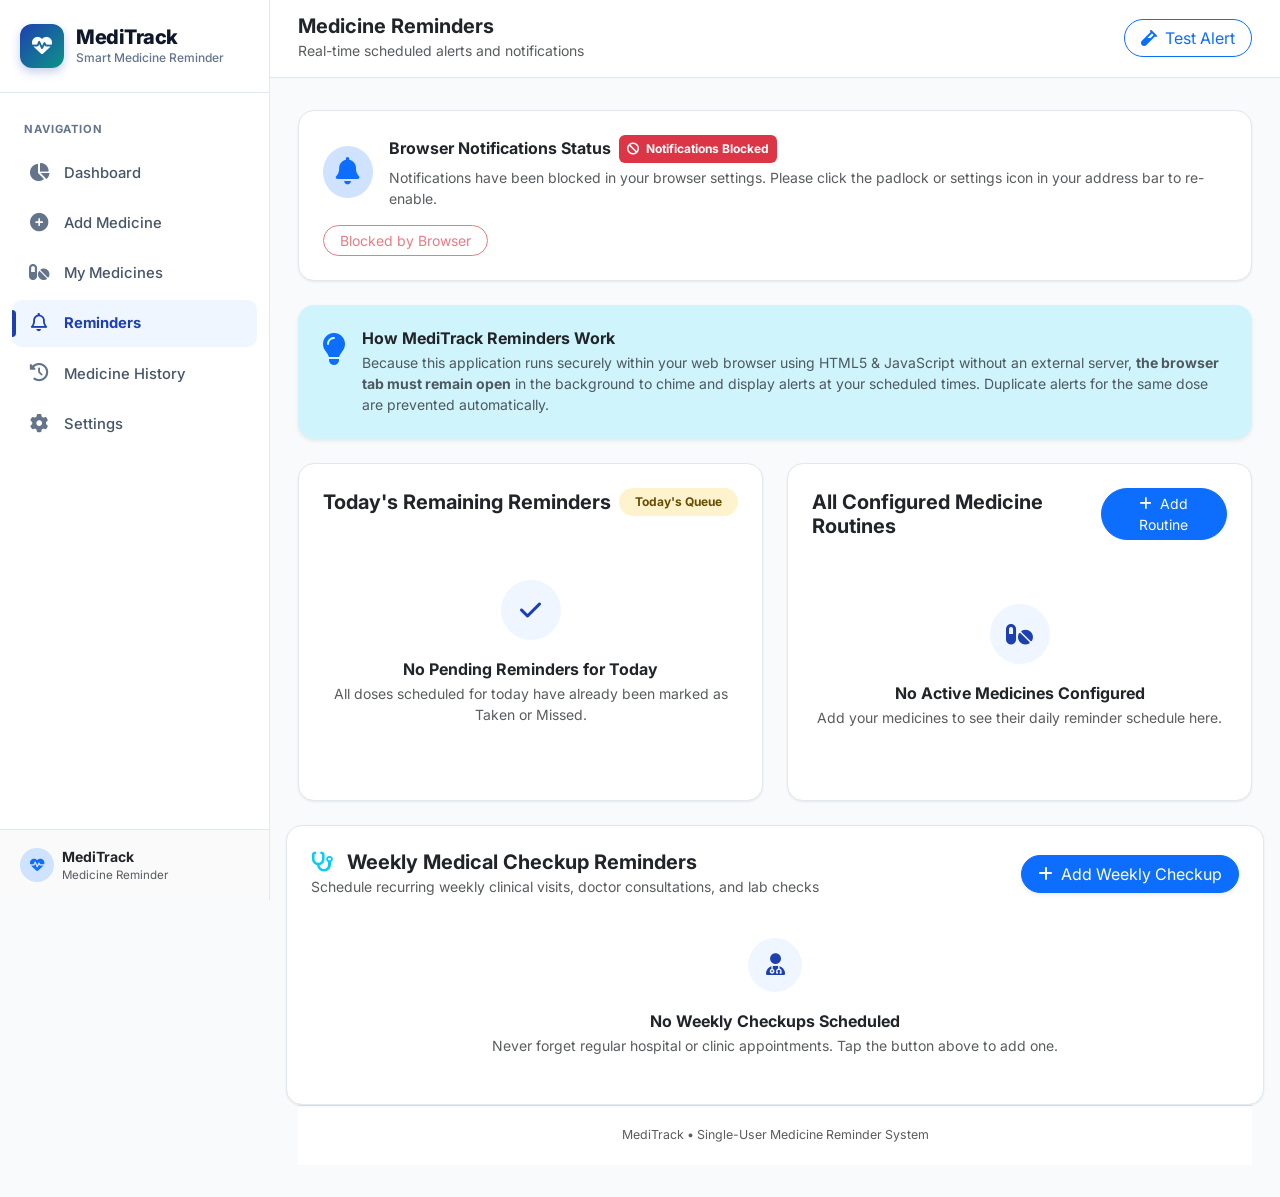
<file: reminders.html>
<!DOCTYPE html>
<html lang="en">
<head>
    <meta charset="UTF-8">
    <meta name="viewport" content="width=device-width, initial-scale=1.0">
    <title>Reminders – MediTrack</title>
    <!-- PWA & Mobile Meta Tags -->
    <link rel="manifest" href="manifest.json">
    <meta name="theme-color" content="#1e40af">
    <meta name="mobile-web-app-capable" content="yes">
    <meta name="apple-mobile-web-app-capable" content="yes">
    <meta name="apple-mobile-web-app-status-bar-style" content="black-translucent">
    <meta name="apple-mobile-web-app-title" content="MediTrack">
    <link rel="apple-touch-icon" href="assets/icons/apple-touch-icon.png">
    <link rel="icon" type="image/png" sizes="192x192" href="assets/icons/icon-192.png">
    <!-- Google Fonts: Inter -->
    <link rel="preconnect" href="https://fonts.googleapis.com">
    <link rel="preconnect" href="https://fonts.gstatic.com" crossorigin>
    <link href="https://fonts.googleapis.com/css2?family=Inter:wght@300;400;500;600;700;800&display=swap" rel="stylesheet">
    <!-- Bootstrap 5 CSS -->
    <link href="https://cdn.jsdelivr.net/npm/bootstrap@5.3.3/dist/css/bootstrap.min.css" rel="stylesheet">
    <!-- Font Awesome 6 Icons -->
    <link rel="stylesheet" href="https://cdnjs.cloudflare.com/ajax/libs/font-awesome/6.5.2/css/all.min.css">
    <!-- Custom Stylesheet -->
    <link rel="stylesheet" href="css/style.css">
</head>
<body>

<div class="app-wrapper">
    <!-- Mobile Sidebar Overlay -->
    <div class="sidebar-overlay" id="sidebar-overlay"></div>

    <!-- Navigation Sidebar -->
    <aside class="app-sidebar" id="app-sidebar">
        <a href="index.html" class="sidebar-brand">
            <div class="brand-icon">
                <i class="fas fa-heart-pulse"></i>
            </div>
            <div class="brand-text">
                <h1>MediTrack</h1>
                <p>Smart Medicine Reminder</p>
            </div>
        </a>

        <div class="sidebar-menu">
            <div class="nav-section-title">Navigation</div>
            <a href="index.html" class="nav-link-custom">
                <i class="fas fa-chart-pie"></i>
                <span>Dashboard</span>
            </a>
            <a href="add-medicine.html" class="nav-link-custom">
                <i class="fas fa-plus-circle"></i>
                <span>Add Medicine</span>
            </a>
            <a href="medicines.html" class="nav-link-custom">
                <i class="fas fa-pills"></i>
                <span>My Medicines</span>
                <span class="badge bg-warning text-dark ms-auto rounded-pill" id="nav-stock-badge" style="display: none;">0</span>
            </a>
            <a href="reminders.html" class="nav-link-custom active">
                <i class="far fa-bell"></i>
                <span>Reminders</span>
                <span class="badge bg-primary ms-auto rounded-pill" id="nav-pending-badge" style="display: none;">0</span>
            </a>
            <a href="history.html" class="nav-link-custom">
                <i class="fas fa-clock-rotate-left"></i>
                <span>Medicine History</span>
            </a>
            <a href="settings.html" class="nav-link-custom">
                <i class="fas fa-gear"></i>
                <span>Settings</span>
            </a>
        </div>

        <div class="sidebar-footer">
            <div class="d-flex align-items-center gap-2">
                <div class="stat-icon-wrapper bg-primary-subtle text-primary rounded-circle" style="width: 34px; height: 34px; font-size: 0.9rem;">
                    <i class="fas fa-heart-pulse"></i>
                </div>
                <div>
                    <div class="fw-bold small text-dark">MediTrack</div>
                    <div class="text-muted" style="font-size: 0.725rem;">Medicine Reminder</div>
                </div>
            </div>
        </div>
    </aside>

    <!-- Main Content Area -->
    <main class="app-main">
        <!-- Topbar -->
        <header class="app-topbar d-flex align-items-center justify-content-between">
            <div class="d-flex align-items-center gap-3">
                <button class="btn btn-outline-secondary d-lg-none" id="sidebar-toggle" aria-label="Toggle navigation">
                    <i class="fas fa-bars"></i>
                </button>
                <div>
                    <h5 class="fw-bold mb-0 text-dark">Medicine Reminders</h5>
                    <span class="text-muted small">Real-time scheduled alerts and notifications</span>
                </div>
            </div>

            <div class="d-flex align-items-center gap-2">
                <button type="button" class="btn btn-sm btn-install-pwa rounded-pill px-3" onclick="App.installPwa()" style="display: none;">
                    <i class="fas fa-download me-1"></i> <span class="d-none d-sm-inline">Install App</span>
                </button>
                <button type="button" class="btn btn-outline-primary rounded-pill px-3" id="btn-test-notification">
                    <i class="fas fa-vial me-1"></i> Test Alert
                </button>
            </div>
        </header>

        <!-- Content Body -->
        <div class="content-container">
            <!-- Browser Permission Card -->
            <div class="card-custom p-4 mb-4">
                <div class="d-flex align-items-center justify-content-between flex-wrap gap-3">
                    <div class="d-flex align-items-center gap-3">
                        <div class="stat-icon-wrapper bg-primary-subtle text-primary rounded-circle" style="width: 52px; height: 52px;">
                            <i class="fas fa-bell fa-lg"></i>
                        </div>
                        <div>
                            <div class="d-flex align-items-center gap-2 mb-1">
                                <h6 class="fw-bold mb-0 text-dark">Browser Notifications Status</h6>
                                <span id="notification-permission-badge" class="badge bg-secondary">Checking...</span>
                            </div>
                            <p class="text-muted small mb-0" id="notification-permission-desc">
                                Loading permission details...
                            </p>
                        </div>
                    </div>
                    <div>
                        <button type="button" class="btn btn-primary rounded-pill px-4 shadow-sm" id="btn-request-permission">
                            Enable Notifications
                        </button>
                    </div>
                </div>
            </div>

            <!-- Important Reminder Advisory Notice -->
            <div class="alert alert-info border-0 rounded-4 shadow-sm p-4 mb-4">
                <div class="d-flex align-items-start gap-3">
                    <i class="fas fa-lightbulb fa-2x text-primary mt-1"></i>
                    <div>
                        <h6 class="fw-bold text-dark mb-1">How MediTrack Reminders Work</h6>
                        <p class="text-muted small mb-0">
                            Because this application runs securely within your web browser using HTML5 &amp; JavaScript without an external server, 
                            <strong>the browser tab must remain open</strong> in the background to chime and display alerts at your scheduled times. 
                            Duplicate alerts for the same dose are prevented automatically.
                        </p>
                    </div>
                </div>
            </div>

            <div class="row g-4">
                <!-- Today's Pending Reminders -->
                <div class="col-12 col-lg-6">
                    <div class="card-custom p-4 h-100">
                        <div class="d-flex align-items-center justify-content-between mb-3">
                            <h5 class="fw-bold text-dark mb-0">Today's Remaining Reminders</h5>
                            <span class="badge bg-warning-subtle text-warning-emphasis px-3 py-2 rounded-pill fw-bold">
                                Today's Queue
                            </span>
                        </div>

                        <div id="today-reminders-list">
                            <!-- Populated by JS -->
                        </div>

                        <div id="reminders-today-empty" class="text-center py-5" style="display: none;">
                            <div class="empty-state-icon" style="width: 60px; height: 60px; font-size: 1.5rem;">
                                <i class="fas fa-check"></i>
                            </div>
                            <h6 class="fw-bold text-dark mb-1">No Pending Reminders for Today</h6>
                            <p class="text-muted small mb-0">All doses scheduled for today have already been marked as Taken or Missed.</p>
                        </div>
                    </div>
                </div>

                <!-- All Configured Medicine Routines -->
                <div class="col-12 col-lg-6">
                    <div class="card-custom p-4 h-100">
                        <div class="d-flex align-items-center justify-content-between mb-3">
                            <h5 class="fw-bold text-dark mb-0">All Configured Medicine Routines</h5>
                            <a href="add-medicine.html" class="btn btn-sm btn-primary rounded-pill px-3">
                                <i class="fas fa-plus me-1"></i> Add Routine
                            </a>
                        </div>

                        <div id="all-medicines-reminders-list">
                            <!-- Populated by JS -->
                        </div>

                        <div id="reminders-all-empty" class="text-center py-5" style="display: none;">
                            <div class="empty-state-icon" style="width: 60px; height: 60px; font-size: 1.5rem;">
                                <i class="fas fa-pills"></i>
                            </div>
                            <h6 class="fw-bold text-dark mb-1">No Active Medicines Configured</h6>
                            <p class="text-muted small mb-0">Add your medicines to see their daily reminder schedule here.</p>
                        </div>
                    </div>
                </div>
            <!-- Weekly Checkup Reminders Section -->
            <div class="card-custom p-4 mt-4">
                <div class="d-flex align-items-center justify-content-between mb-3 flex-wrap gap-2">
                    <div>
                        <h5 class="fw-bold text-dark mb-0"><i class="fas fa-stethoscope text-info me-2"></i> Weekly Medical Checkup Reminders</h5>
                        <span class="text-muted small">Schedule recurring weekly clinical visits, doctor consultations, and lab checks</span>
                    </div>
                    <button type="button" class="btn btn-primary rounded-pill px-3 shadow-sm" id="btn-add-weekly-checkup">
                        <i class="fas fa-plus me-1"></i> Add Weekly Checkup
                    </button>
                </div>

                <div id="weekly-checkups-list">
                    <!-- Populated by JS -->
                </div>

                <div id="checkups-empty-state" class="text-center py-4" style="display: none;">
                    <div class="empty-state-icon" style="width: 54px; height: 54px; font-size: 1.35rem;">
                        <i class="fas fa-user-doctor"></i>
                    </div>
                    <h6 class="fw-bold text-dark mb-1">No Weekly Checkups Scheduled</h6>
                    <p class="text-muted small mb-0">Never forget regular hospital or clinic appointments. Tap the button above to add one.</p>
                </div>
            </div>
        </div>

        <!-- Footer -->
        <footer class="app-footer text-center">
            <div class="container-fluid">
                <p class="mb-0 text-muted" style="font-size: 0.775rem;">
                    MediTrack &bull; Single-User Medicine Reminder System
                </p>
            </div>
        </footer>

        <!-- Mobile Bottom Navigation Bar -->
        <nav class="mobile-bottom-nav">
            <a href="index.html" class="bottom-nav-item">
                <i class="fas fa-chart-pie"></i>
                <span>Home</span>
            </a>
            <a href="medicines.html" class="bottom-nav-item">
                <i class="fas fa-pills"></i>
                <span>Meds</span>
            </a>
            <a href="add-medicine.html" class="bottom-nav-item">
                <i class="fas fa-plus-circle text-primary" style="font-size: 1.5rem;"></i>
                <span>Add</span>
            </a>
            <a href="reminders.html" class="bottom-nav-item active position-relative">
                <i class="far fa-bell"></i>
                <span class="badge bg-primary position-absolute top-0 end-0 rounded-pill" id="bottom-pending-badge" style="display: none; font-size: 0.6rem;">0</span>
                <span>Alerts</span>
            </a>
            <a href="history.html" class="bottom-nav-item">
                <i class="fas fa-clock-rotate-left"></i>
                <span>History</span>
            </a>
            <a href="settings.html" class="bottom-nav-item">
                <i class="fas fa-gear"></i>
                <span>Settings</span>
            </a>
        </nav>
    </main>
</div>

<!-- Bootstrap 5 Bundle JS -->
<script src="https://cdn.jsdelivr.net/npm/bootstrap@5.3.3/dist/js/bootstrap.bundle.min.js"></script>
<!-- Project JS Modules -->
<script src="js/storage.js"></script>
<script src="js/app.js"></script>
<script src="js/reminders.js"></script>
</body>
</html>
</file>
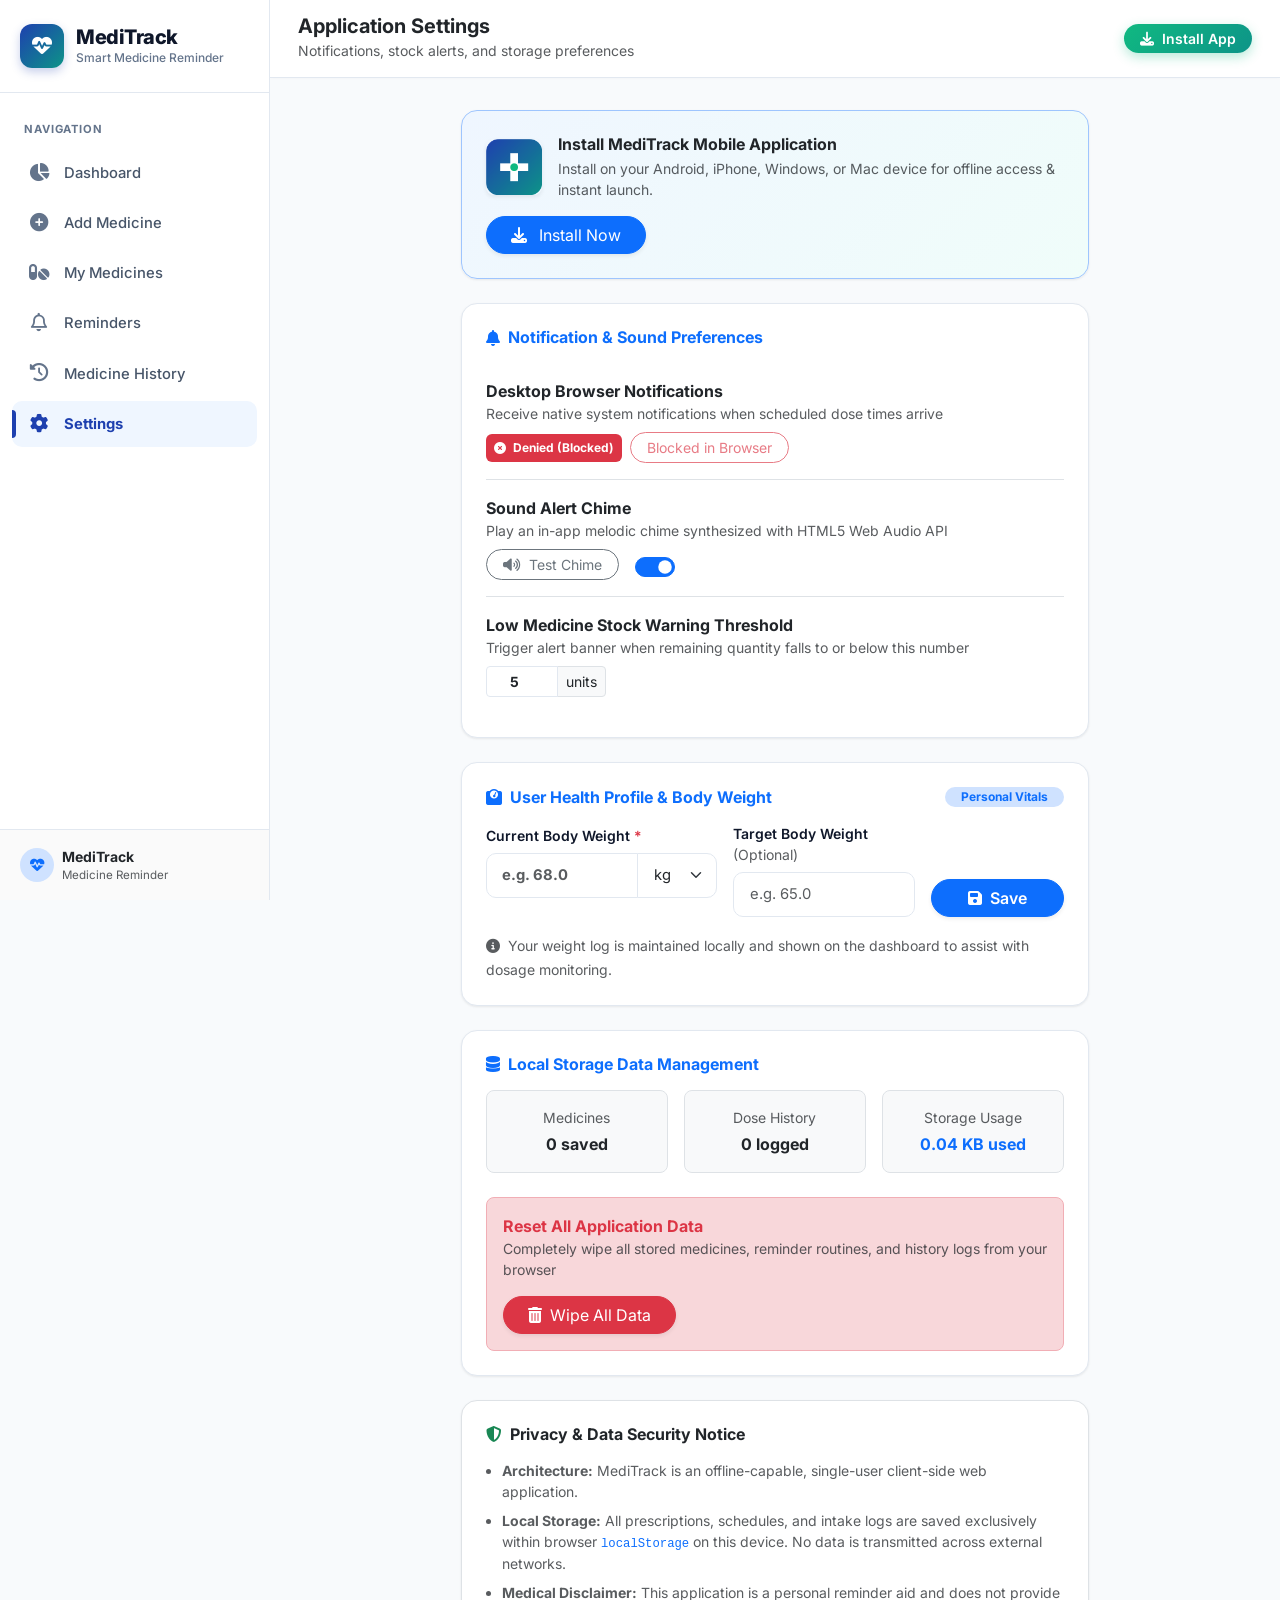
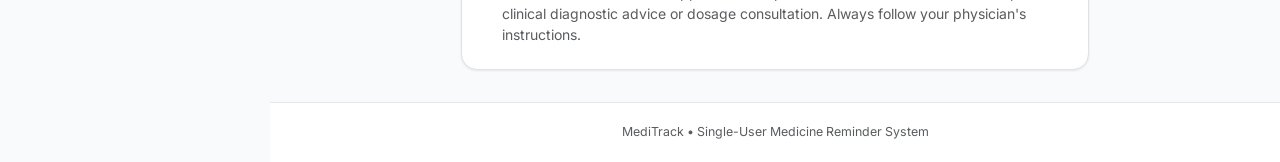
<file: settings.html>
<!DOCTYPE html>
<html lang="en">
<head>
    <meta charset="UTF-8">
    <meta name="viewport" content="width=device-width, initial-scale=1.0">
    <title>Settings – MediTrack</title>
    <!-- PWA & Mobile Meta Tags -->
    <link rel="manifest" href="manifest.json">
    <meta name="theme-color" content="#1e40af">
    <meta name="mobile-web-app-capable" content="yes">
    <meta name="apple-mobile-web-app-capable" content="yes">
    <meta name="apple-mobile-web-app-status-bar-style" content="black-translucent">
    <meta name="apple-mobile-web-app-title" content="MediTrack">
    <link rel="apple-touch-icon" href="assets/icons/apple-touch-icon.png">
    <link rel="icon" type="image/png" sizes="192x192" href="assets/icons/icon-192.png">
    <!-- Google Fonts: Inter -->
    <link rel="preconnect" href="https://fonts.googleapis.com">
    <link rel="preconnect" href="https://fonts.gstatic.com" crossorigin>
    <link href="https://fonts.googleapis.com/css2?family=Inter:wght@300;400;500;600;700;800&display=swap" rel="stylesheet">
    <!-- Bootstrap 5 CSS -->
    <link href="https://cdn.jsdelivr.net/npm/bootstrap@5.3.3/dist/css/bootstrap.min.css" rel="stylesheet">
    <!-- Font Awesome 6 Icons -->
    <link rel="stylesheet" href="https://cdnjs.cloudflare.com/ajax/libs/font-awesome/6.5.2/css/all.min.css">
    <!-- Custom Stylesheet -->
    <link rel="stylesheet" href="css/style.css">
</head>
<body>

<div class="app-wrapper">
    <!-- Mobile Sidebar Overlay -->
    <div class="sidebar-overlay" id="sidebar-overlay"></div>

    <!-- Navigation Sidebar -->
    <aside class="app-sidebar" id="app-sidebar">
        <a href="index.html" class="sidebar-brand">
            <div class="brand-icon">
                <i class="fas fa-heart-pulse"></i>
            </div>
            <div class="brand-text">
                <h1>MediTrack</h1>
                <p>Smart Medicine Reminder</p>
            </div>
        </a>

        <div class="sidebar-menu">
            <div class="nav-section-title">Navigation</div>
            <a href="index.html" class="nav-link-custom">
                <i class="fas fa-chart-pie"></i>
                <span>Dashboard</span>
            </a>
            <a href="add-medicine.html" class="nav-link-custom">
                <i class="fas fa-plus-circle"></i>
                <span>Add Medicine</span>
            </a>
            <a href="medicines.html" class="nav-link-custom">
                <i class="fas fa-pills"></i>
                <span>My Medicines</span>
                <span class="badge bg-warning text-dark ms-auto rounded-pill" id="nav-stock-badge" style="display: none;">0</span>
            </a>
            <a href="reminders.html" class="nav-link-custom">
                <i class="far fa-bell"></i>
                <span>Reminders</span>
                <span class="badge bg-primary ms-auto rounded-pill" id="nav-pending-badge" style="display: none;">0</span>
            </a>
            <a href="history.html" class="nav-link-custom">
                <i class="fas fa-clock-rotate-left"></i>
                <span>Medicine History</span>
            </a>
            <a href="settings.html" class="nav-link-custom active">
                <i class="fas fa-gear"></i>
                <span>Settings</span>
            </a>
        </div>

        <div class="sidebar-footer">
            <div class="d-flex align-items-center gap-2">
                <div class="stat-icon-wrapper bg-primary-subtle text-primary rounded-circle" style="width: 34px; height: 34px; font-size: 0.9rem;">
                    <i class="fas fa-heart-pulse"></i>
                </div>
                <div>
                    <div class="fw-bold small text-dark">MediTrack</div>
                    <div class="text-muted" style="font-size: 0.725rem;">Medicine Reminder</div>
                </div>
            </div>
        </div>
    </aside>

    <!-- Main Content Area -->
    <main class="app-main">
        <!-- Topbar -->
        <header class="app-topbar d-flex align-items-center justify-content-between">
            <div class="d-flex align-items-center gap-3">
                <button class="btn btn-outline-secondary d-lg-none" id="sidebar-toggle" aria-label="Toggle navigation">
                    <i class="fas fa-bars"></i>
                </button>
                <div>
                    <h5 class="fw-bold mb-0 text-dark">Application Settings</h5>
                    <span class="text-muted small">Notifications, stock alerts, and storage preferences</span>
                </div>
            </div>

            <div class="d-flex align-items-center gap-2">
                <button type="button" class="btn btn-sm btn-install-pwa rounded-pill px-3" onclick="App.installPwa()">
                    <i class="fas fa-download me-1"></i> <span class="d-none d-sm-inline">Install App</span>
                </button>
            </div>
        </header>

        <!-- Content Body -->
        <div class="content-container">
            <div class="row g-4 justify-content-center">
                <div class="col-12 col-xl-8">
                    <!-- Mobile App Install Card -->
                    <div class="card-custom p-4 mb-4 border-primary-subtle" id="settings-install-card" style="background: linear-gradient(135deg, #eff6ff 0%, #f0fdfa 100%);">
                        <div class="d-flex align-items-center justify-content-between flex-wrap gap-3">
                            <div class="d-flex align-items-center gap-3">
                                <img src="assets/icons/icon-192.png" width="56" height="56" class="rounded-3 shadow-sm" alt="MediTrack">
                                <div>
                                    <h6 class="fw-bold text-dark mb-1">Install MediTrack Mobile Application</h6>
                                    <p class="text-muted small mb-0">Install on your Android, iPhone, Windows, or Mac device for offline access &amp; instant launch.</p>
                                </div>
                            </div>
                            <button type="button" class="btn btn-primary rounded-pill px-4 shadow-sm" onclick="App.installPwa()">
                                <i class="fas fa-download me-2"></i> Install Now
                            </button>
                        </div>
                    </div>
                    <!-- Notifications & Alert Settings -->
                    <div class="card-custom p-4 mb-4">
                        <h6 class="fw-bold text-primary mb-3 d-flex align-items-center gap-2">
                            <i class="fas fa-bell"></i> Notification &amp; Sound Preferences
                        </h6>

                        <!-- Browser Notification Permission Row -->
                        <div class="d-flex align-items-center justify-content-between py-3 border-bottom flex-wrap gap-2">
                            <div>
                                <div class="fw-bold text-dark">Desktop Browser Notifications</div>
                                <div class="text-muted small">Receive native system notifications when scheduled dose times arrive</div>
                            </div>
                            <div class="d-flex align-items-center gap-2">
                                <span id="setting-notif-status" class="badge bg-secondary p-2">Checking...</span>
                                <button type="button" class="btn btn-sm btn-primary rounded-pill px-3" id="btn-request-notif">
                                    Enable
                                </button>
                            </div>
                        </div>

                        <!-- Audio Chime Toggle -->
                        <div class="d-flex align-items-center justify-content-between py-3 border-bottom flex-wrap gap-2">
                            <div>
                                <div class="fw-bold text-dark">Sound Alert Chime</div>
                                <div class="text-muted small">Play an in-app melodic chime synthesized with HTML5 Web Audio API</div>
                            </div>
                            <div class="d-flex align-items-center gap-3">
                                <button type="button" class="btn btn-sm btn-outline-secondary rounded-pill px-3" id="btn-test-chime">
                                    <i class="fas fa-volume-high me-1"></i> Test Chime
                                </button>
                                <div class="form-check form-switch fs-5 mb-0">
                                    <input class="form-check-input" type="checkbox" role="switch" id="setting-sound-toggle" checked>
                                </div>
                            </div>
                        </div>

                        <!-- Low Stock Threshold -->
                        <div class="d-flex align-items-center justify-content-between py-3 flex-wrap gap-2">
                            <div>
                                <div class="fw-bold text-dark">Low Medicine Stock Warning Threshold</div>
                                <div class="text-muted small">Trigger alert banner when remaining quantity falls to or below this number</div>
                            </div>
                            <div style="width: 120px;">
                                <div class="input-group input-group-sm">
                                    <input type="number" class="form-control form-control-custom text-center fw-bold" id="setting-low-stock-threshold" min="1" max="50" value="5">
                                    <span class="input-group-text bg-light small">units</span>
                                </div>
                            </div>
                        </div>
                    </div>

                    <!-- User Health Profile & Weight Configuration -->
                    <div class="card-custom p-4 mb-4">
                        <div class="d-flex align-items-center justify-content-between mb-3">
                            <h6 class="fw-bold text-primary mb-0 d-flex align-items-center gap-2">
                                <i class="fas fa-weight-scale"></i> User Health Profile &amp; Body Weight
                            </h6>
                            <span class="badge bg-primary-subtle text-primary px-3 py-1 rounded-pill small">Personal Vitals</span>
                        </div>

                        <div class="row g-3 mb-3">
                            <div class="col-12 col-md-5">
                                <label class="form-label-custom small">Current Body Weight <span class="text-danger">*</span></label>
                                <div class="input-group">
                                    <input type="number" step="0.1" class="form-control form-control-custom fw-bold" id="setting-user-weight" placeholder="e.g. 68.0" required>
                                    <select class="form-select form-select-custom" id="setting-weight-unit" style="max-width: 80px;">
                                        <option value="kg" selected>kg</option>
                                        <option value="lbs">lbs</option>
                                    </select>
                                </div>
                            </div>

                            <div class="col-12 col-md-4">
                                <label class="form-label-custom small">Target Body Weight <span class="text-muted fw-normal">(Optional)</span></label>
                                <input type="number" step="0.1" class="form-control form-control-custom" id="setting-target-weight" placeholder="e.g. 65.0">
                            </div>

                            <div class="col-12 col-md-3 d-flex align-items-end">
                                <button type="button" class="btn btn-primary rounded-pill w-100 shadow-sm fw-semibold" id="btn-save-health-profile">
                                    <i class="fas fa-floppy-disk me-1"></i> Save
                                </button>
                            </div>
                        </div>
                        <small class="text-muted"><i class="fas fa-info-circle me-1"></i> Your weight log is maintained locally and shown on the dashboard to assist with dosage monitoring.</small>
                    </div>

                    <!-- Local Storage Metrics & Demo Data -->
                    <div class="card-custom p-4 mb-4">
                        <h6 class="fw-bold text-primary mb-3 d-flex align-items-center gap-2">
                            <i class="fas fa-database"></i> Local Storage Data Management
                        </h6>

                        <div class="row g-3 mb-4">
                            <div class="col-4">
                                <div class="bg-light p-3 rounded-3 text-center border">
                                    <div class="text-muted small mb-1">Medicines</div>
                                    <div class="fw-bold text-dark" id="metric-total-meds">0 saved</div>
                                </div>
                            </div>
                            <div class="col-4">
                                <div class="bg-light p-3 rounded-3 text-center border">
                                    <div class="text-muted small mb-1">Dose History</div>
                                    <div class="fw-bold text-dark" id="metric-total-logs">0 logged</div>
                                </div>
                            </div>
                            <div class="col-4">
                                <div class="bg-light p-3 rounded-3 text-center border">
                                    <div class="text-muted small mb-1">Storage Usage</div>
                                    <div class="fw-bold text-primary" id="metric-storage-size">0 KB used</div>
                                </div>
                            </div>
                        </div>

                        <!-- Reset / Wipe Data -->
                        <div class="d-flex align-items-center justify-content-between flex-wrap gap-3 p-3 bg-danger-subtle rounded-3 border border-danger-subtle">
                            <div>
                                <div class="fw-bold text-danger">Reset All Application Data</div>
                                <div class="text-muted small">Completely wipe all stored medicines, reminder routines, and history logs from your browser</div>
                            </div>
                            <button type="button" class="btn btn-danger rounded-pill px-4 shadow-sm" id="btn-clear-all-data">
                                <i class="fas fa-trash-can me-1"></i> Wipe All Data
                            </button>
                        </div>
                    </div>

                    <!-- Privacy & Local Storage Notice -->
                    <div class="card-custom p-4 bg-white border">
                        <h6 class="fw-bold text-dark mb-3 d-flex align-items-center gap-2">
                            <i class="fas fa-shield-halved text-success"></i> Privacy &amp; Data Security Notice
                        </h6>
                        <ul class="text-muted small mb-0 ps-3">
                            <li class="mb-2"><strong>Architecture:</strong> MediTrack is an offline-capable, single-user client-side web application.</li>
                            <li class="mb-2"><strong>Local Storage:</strong> All prescriptions, schedules, and intake logs are saved exclusively within browser <code class="text-primary">localStorage</code> on this device. No data is transmitted across external networks.</li>
                            <li><strong>Medical Disclaimer:</strong> This application is a personal reminder aid and does not provide clinical diagnostic advice or dosage consultation. Always follow your physician's instructions.</li>
                        </ul>
                    </div>
                </div>
            </div>
        </div>

        <!-- Footer -->
        <footer class="app-footer text-center">
            <div class="container-fluid">
                <p class="mb-0 text-muted" style="font-size: 0.775rem;">
                    MediTrack &bull; Single-User Medicine Reminder System
                </p>
            </div>
        </footer>

        <!-- Mobile Bottom Navigation Bar -->
        <nav class="mobile-bottom-nav">
            <a href="index.html" class="bottom-nav-item">
                <i class="fas fa-chart-pie"></i>
                <span>Home</span>
            </a>
            <a href="medicines.html" class="bottom-nav-item">
                <i class="fas fa-pills"></i>
                <span>Meds</span>
            </a>
            <a href="add-medicine.html" class="bottom-nav-item">
                <i class="fas fa-plus-circle text-primary" style="font-size: 1.5rem;"></i>
                <span>Add</span>
            </a>
            <a href="reminders.html" class="bottom-nav-item position-relative">
                <i class="far fa-bell"></i>
                <span class="badge bg-primary position-absolute top-0 end-0 rounded-pill" id="bottom-pending-badge" style="display: none; font-size: 0.6rem;">0</span>
                <span>Alerts</span>
            </a>
            <a href="history.html" class="bottom-nav-item">
                <i class="fas fa-clock-rotate-left"></i>
                <span>History</span>
            </a>
            <a href="settings.html" class="bottom-nav-item active">
                <i class="fas fa-gear"></i>
                <span>Settings</span>
            </a>
        </nav>
    </main>
</div>

<!-- Bootstrap 5 Bundle JS -->
<script src="https://cdn.jsdelivr.net/npm/bootstrap@5.3.3/dist/js/bootstrap.bundle.min.js"></script>
<!-- Project JS Modules -->
<script src="js/storage.js"></script>
<script src="js/app.js"></script>
<script src="js/settings.js"></script>
</body>
</html>
</file>
<file: css/style.css>
/**
 * MediTrack - Modern Healthcare UI Stylesheet
 * Single User Medicine Reminder System
 * Academic B.Tech Project
 */

:root {
    --primary: #1e40af;
    --primary-light: #3b82f6;
    --primary-subtle: #eff6ff;
    --secondary: #0d9488;
    --secondary-subtle: #f0fdfa;
    --success: #10b981;
    --success-subtle: #ecfdf5;
    --warning: #f59e0b;
    --warning-subtle: #fffbeb;
    --danger: #ef4444;
    --danger-subtle: #fef2f2;
    --dark: #0f172a;
    --slate: #475569;
    --muted: #64748b;
    --border: #e2e8f0;
    --card-bg: #ffffff;
    --body-bg: #f8fafc;
    --sidebar-width: 270px;
    --transition: all 0.25s cubic-bezier(0.4, 0, 0.2, 1);
    --shadow-sm: 0 1px 3px rgba(0, 0, 0, 0.05), 0 1px 2px rgba(0, 0, 0, 0.03);
    --shadow-md: 0 4px 6px -1px rgba(0, 0, 0, 0.06), 0 2px 4px -1px rgba(0, 0, 0, 0.04);
    --shadow-lg: 0 10px 25px -3px rgba(15, 23, 42, 0.08), 0 4px 10px -2px rgba(15, 23, 42, 0.03);
}

body {
    font-family: 'Inter', -apple-system, BlinkMacSystemFont, 'Segoe UI', Roboto, Helvetica, Arial, sans-serif;
    background-color: var(--body-bg);
    color: var(--dark);
    margin: 0;
    padding: 0;
    min-height: 100vh;
    overflow-x: hidden;
}

/* =============================================
   App Shell Layout (Sidebar + Main Content)
============================================= */
.app-wrapper {
    display: flex;
    min-height: 100vh;
    width: 100%;
}

.app-sidebar {
    width: var(--sidebar-width);
    background: #ffffff;
    border-right: 1px solid var(--border);
    position: fixed;
    top: 0;
    bottom: 0;
    left: 0;
    z-index: 1040;
    display: flex;
    flex-direction: column;
    transition: var(--transition);
}

.sidebar-brand {
    padding: 1.5rem 1.25rem;
    display: flex;
    align-items: center;
    gap: 0.75rem;
    border-bottom: 1px solid var(--border);
    text-decoration: none;
}

.brand-icon {
    width: 44px;
    height: 44px;
    border-radius: 12px;
    background: linear-gradient(135deg, var(--primary) 0%, var(--secondary) 100%);
    color: #ffffff;
    display: flex;
    align-items: center;
    justify-content: center;
    font-size: 1.25rem;
    box-shadow: 0 4px 10px rgba(30, 64, 175, 0.25);
}

.brand-text h1 {
    font-size: 1.25rem;
    font-weight: 800;
    color: var(--dark);
    margin: 0;
    letter-spacing: -0.5px;
}

.brand-text p {
    font-size: 0.75rem;
    color: var(--muted);
    margin: 0;
    font-weight: 500;
}

.sidebar-menu {
    padding: 1.25rem 0.75rem;
    flex-grow: 1;
    overflow-y: auto;
}

.nav-section-title {
    font-size: 0.7rem;
    text-transform: uppercase;
    letter-spacing: 0.08em;
    font-weight: 700;
    color: var(--muted);
    padding: 0.5rem 0.75rem;
    margin-bottom: 0.25rem;
}

.nav-link-custom {
    display: flex;
    align-items: center;
    gap: 0.85rem;
    padding: 0.75rem 1rem;
    color: var(--slate);
    text-decoration: none;
    border-radius: 10px;
    font-weight: 500;
    font-size: 0.925rem;
    transition: var(--transition);
    margin-bottom: 0.25rem;
    position: relative;
}

.nav-link-custom i {
    font-size: 1.15rem;
    width: 22px;
    text-align: center;
    color: var(--muted);
    transition: var(--transition);
}

.nav-link-custom:hover {
    background-color: var(--primary-subtle);
    color: var(--primary);
}

.nav-link-custom:hover i {
    color: var(--primary);
}

.nav-link-custom.active {
    background-color: var(--primary-subtle);
    color: var(--primary);
    font-weight: 700;
}

.nav-link-custom.active i {
    color: var(--primary);
}

.nav-link-custom.active::before {
    content: '';
    position: absolute;
    left: 0;
    top: 20%;
    bottom: 20%;
    width: 4px;
    background-color: var(--primary);
    border-radius: 0 4px 4px 0;
}

.sidebar-footer {
    padding: 1rem 1.25rem;
    border-top: 1px solid var(--border);
    background: #fafafa;
}

.sidebar-overlay {
    display: none;
    position: fixed;
    top: 0;
    left: 0;
    right: 0;
    bottom: 0;
    background: rgba(15, 23, 42, 0.45);
    z-index: 1030;
    backdrop-filter: blur(3px);
}

/* Main Container */
.app-main {
    margin-left: var(--sidebar-width);
    flex-grow: 1;
    min-height: 100vh;
    display: flex;
    flex-direction: column;
    width: calc(100% - var(--sidebar-width));
}

.app-topbar {
    background: #ffffff;
    border-bottom: 1px solid var(--border);
    padding: 0.9rem 1.75rem;
    position: sticky;
    top: 0;
    z-index: 1020;
    box-shadow: 0 1px 3px rgba(0,0,0,0.02);
}

.content-container {
    padding: 2rem 1.75rem;
    flex-grow: 1;
}

/* =============================================
   Card Styles & UI Components
============================================= */
.card-custom {
    background: #ffffff;
    border: 1px solid var(--border);
    border-radius: 16px;
    box-shadow: var(--shadow-sm);
    transition: var(--transition);
    overflow: hidden;
}

.card-custom:hover {
    box-shadow: var(--shadow-md);
}

.stat-card {
    border-radius: 16px;
    background: #ffffff;
    border: 1px solid var(--border);
    padding: 1.25rem 1.5rem;
    position: relative;
    overflow: hidden;
    transition: var(--transition);
}

.stat-card:hover {
    transform: translateY(-3px);
    box-shadow: var(--shadow-lg);
}

.stat-icon-wrapper {
    width: 50px;
    height: 50px;
    border-radius: 14px;
    display: flex;
    align-items: center;
    justify-content: center;
    font-size: 1.35rem;
}

.stat-number {
    font-size: 1.85rem;
    font-weight: 800;
    line-height: 1.2;
    margin-top: 0.25rem;
    color: var(--dark);
}

.stat-label {
    font-size: 0.85rem;
    font-weight: 600;
    color: var(--muted);
    text-transform: uppercase;
    letter-spacing: 0.04em;
}

/* Status Badges */
.badge-status {
    padding: 0.35rem 0.75rem;
    font-weight: 600;
    font-size: 0.785rem;
    border-radius: 30px;
    display: inline-flex;
    align-items: center;
    gap: 0.35rem;
}

.badge-status.status-taken {
    background-color: var(--success-subtle);
    color: var(--success);
    border: 1px solid rgba(16, 185, 129, 0.25);
}

.badge-status.status-missed {
    background-color: var(--danger-subtle);
    color: var(--danger);
    border: 1px solid rgba(239, 68, 68, 0.25);
}

.badge-status.status-pending {
    background-color: var(--warning-subtle);
    color: #b45309;
    border: 1px solid rgba(245, 158, 11, 0.25);
}

.badge-type {
    background: #f1f5f9;
    color: var(--slate);
    font-size: 0.75rem;
    font-weight: 600;
    padding: 0.25rem 0.6rem;
    border-radius: 8px;
}

/* Timeline & Schedule Items */
.dose-item-card {
    border-radius: 14px;
    border: 1px solid var(--border);
    background: #ffffff;
    padding: 1.15rem 1.25rem;
    margin-bottom: 0.85rem;
    transition: var(--transition);
}

.dose-item-card:hover {
    border-color: #cbd5e1;
    box-shadow: var(--shadow-sm);
}

.dose-item-card.is-taken {
    border-left: 4px solid var(--success);
    background: #fcfdfc;
}

.dose-item-card.is-missed {
    border-left: 4px solid var(--danger);
    background: #fdfcfc;
}

.dose-item-card.is-pending {
    border-left: 4px solid var(--warning);
}

/* Low Stock Banner */
.banner-low-stock {
    background: linear-gradient(135deg, #fff7ed 0%, #ffedd5 100%);
    border: 1px solid #fed7aa;
    border-radius: 14px;
    padding: 1rem 1.25rem;
}

/* Medicine Card (My Medicines page) */
.medicine-grid-card {
    border-radius: 16px;
    border: 1px solid var(--border);
    background: #ffffff;
    padding: 1.5rem;
    height: 100%;
    display: flex;
    flex-direction: column;
    justify-content: space-between;
    transition: var(--transition);
}

.medicine-grid-card:hover {
    transform: translateY(-3px);
    box-shadow: var(--shadow-md);
    border-color: #cbd5e1;
}

.type-avatar {
    width: 48px;
    height: 48px;
    border-radius: 12px;
    display: flex;
    align-items: center;
    justify-content: center;
    font-size: 1.25rem;
}

/* Time Badge Pills */
.time-pill {
    background: #f1f5f9;
    border: 1px solid var(--border);
    padding: 0.2rem 0.65rem;
    border-radius: 20px;
    font-size: 0.8rem;
    font-weight: 600;
    color: var(--slate);
    display: inline-flex;
    align-items: center;
    gap: 0.25rem;
}

/* Form Styles */
.form-label-custom {
    font-weight: 600;
    font-size: 0.875rem;
    color: var(--dark);
    margin-bottom: 0.4rem;
}

.form-control-custom, .form-select-custom {
    border: 1.5px solid var(--border);
    border-radius: 10px;
    padding: 0.65rem 0.95rem;
    font-size: 0.925rem;
    transition: var(--transition);
}

.form-control-custom:focus, .form-select-custom:focus {
    border-color: var(--primary);
    box-shadow: 0 0 0 3px rgba(30, 64, 175, 0.12);
    outline: none;
}

/* Empty State */
.empty-state-box {
    text-align: center;
    padding: 3.5rem 1.5rem;
}

.empty-state-icon {
    width: 80px;
    height: 80px;
    border-radius: 50%;
    background: var(--primary-subtle);
    color: var(--primary);
    display: flex;
    align-items: center;
    justify-content: center;
    font-size: 2.25rem;
    margin: 0 auto 1.25rem;
}

/* Disclaimer Footer */
.app-footer {
    border-top: 1px solid var(--border);
    background: #ffffff;
    padding: 1.25rem 1.75rem;
    font-size: 0.825rem;
    color: var(--muted);
}

/* Mobile Responsive & PWA Install Styles */
.mobile-bottom-nav {
    display: none;
    position: fixed;
    bottom: 0;
    left: 0;
    right: 0;
    height: 64px;
    background: #ffffff;
    border-top: 1px solid var(--border);
    box-shadow: 0 -4px 12px rgba(0, 0, 0, 0.05);
    z-index: 1030;
    justify-content: space-around;
    align-items: center;
    padding-bottom: env(safe-area-inset-bottom, 0px);
}

.bottom-nav-item {
    display: flex;
    flex-direction: column;
    align-items: center;
    justify-content: center;
    color: var(--muted);
    text-decoration: none;
    font-size: 0.7rem;
    font-weight: 600;
    padding: 0.4rem;
    width: 20%;
    position: relative;
    transition: var(--transition);
}

.bottom-nav-item i {
    font-size: 1.25rem;
    margin-bottom: 2px;
}

.bottom-nav-item.active {
    color: var(--primary);
}

.bottom-nav-item.active i {
    color: var(--primary);
}

.btn-install-pwa {
    background: linear-gradient(135deg, #10b981 0%, #0d9488 100%);
    color: #ffffff;
    border: none;
    font-weight: 600;
    box-shadow: 0 4px 12px rgba(16, 185, 129, 0.3);
    transition: var(--transition);
}

.btn-install-pwa:hover {
    background: linear-gradient(135deg, #059669 0%, #0f766e 100%);
    color: #ffffff;
    transform: translateY(-1px);
}

@media (max-width: 991.98px) {
    .app-sidebar {
        transform: translateX(-100%);
    }

    .app-sidebar.active {
        transform: translateX(0);
    }

    .sidebar-overlay.active {
        display: block;
    }

    .app-main {
        margin-left: 0;
        width: 100%;
        padding-bottom: 72px; /* Leave room for mobile bottom nav */
    }

    .content-container {
        padding: 1.25rem 1rem;
    }

    .app-topbar {
        padding: 0.75rem 1rem;
    }

    .mobile-bottom-nav {
        display: flex;
    }
}

/* Standalone PWA Display Adjustments */
@media all and (display-mode: standalone) {
    body {
        user-select: none;
        -webkit-user-select: none;
        -webkit-touch-callout: none;
    }

    .btn-install-pwa {
        display: none !important;
    }
}
</file>
